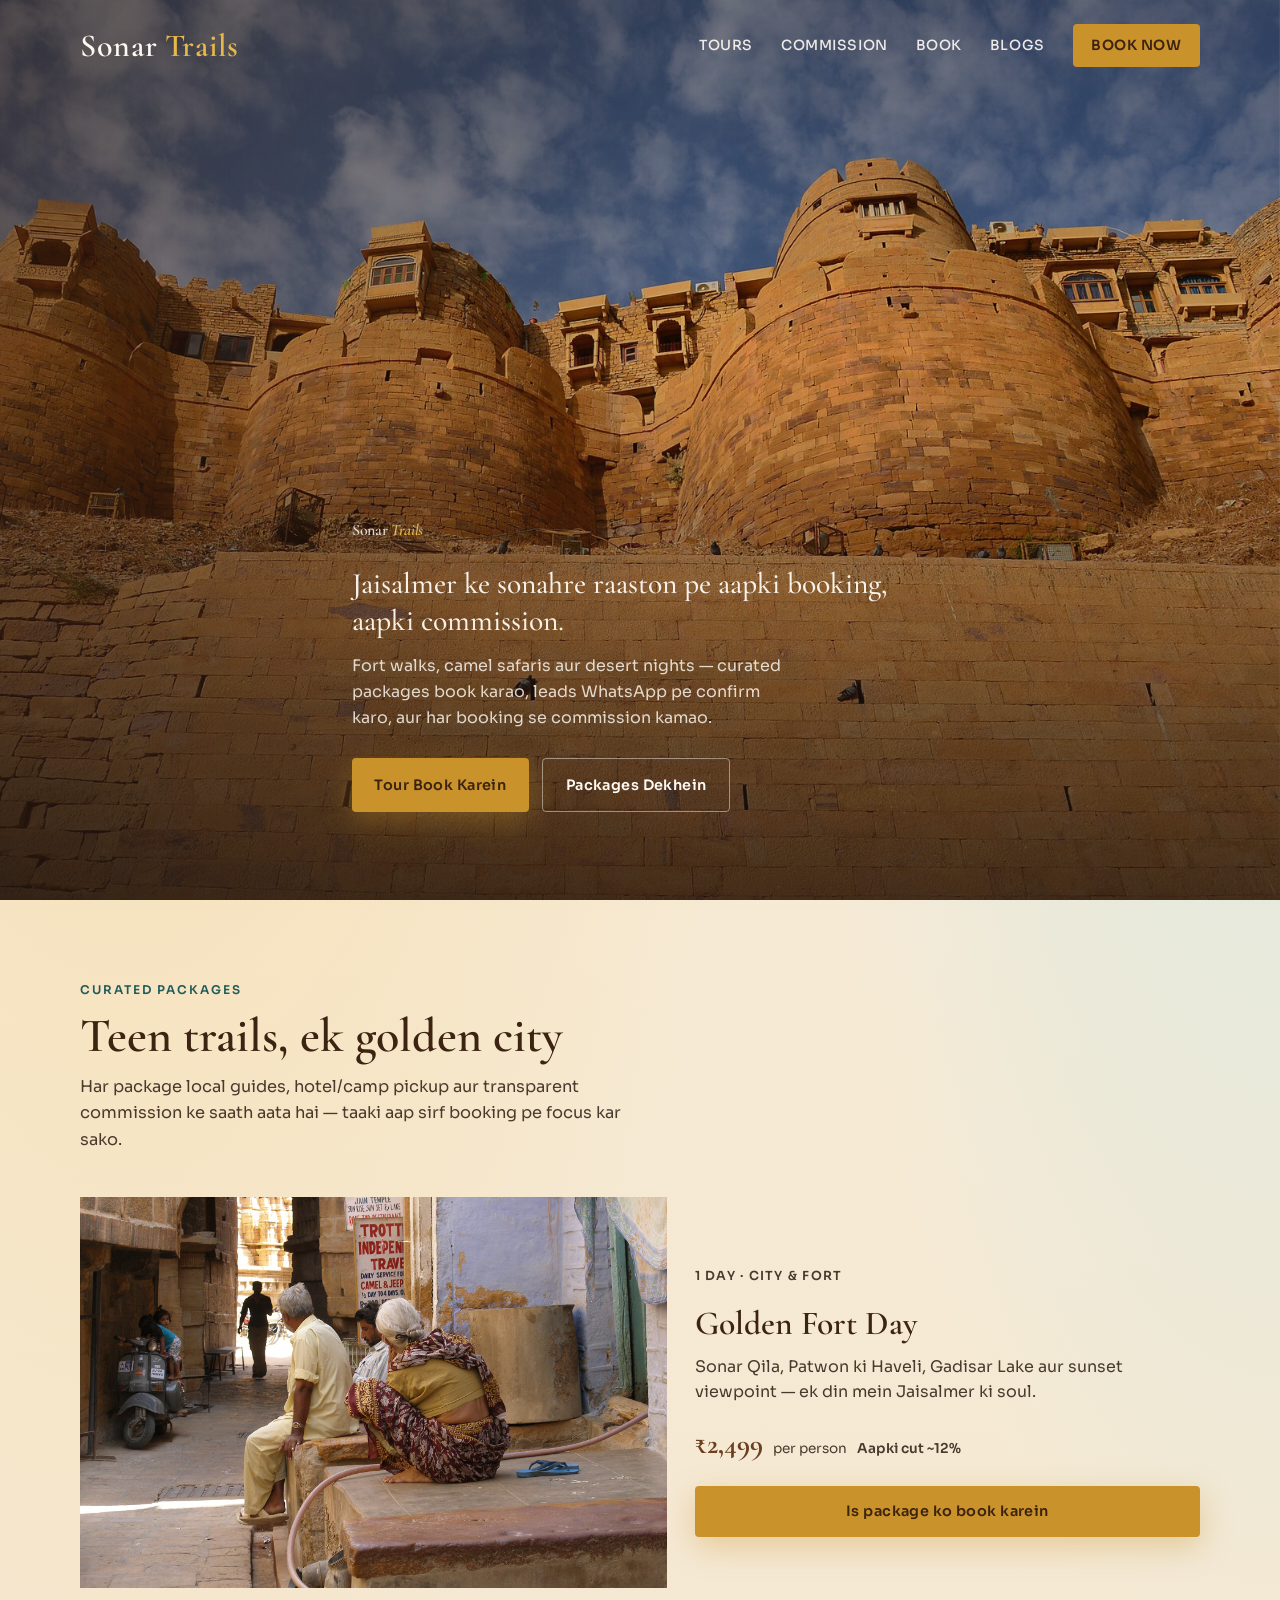
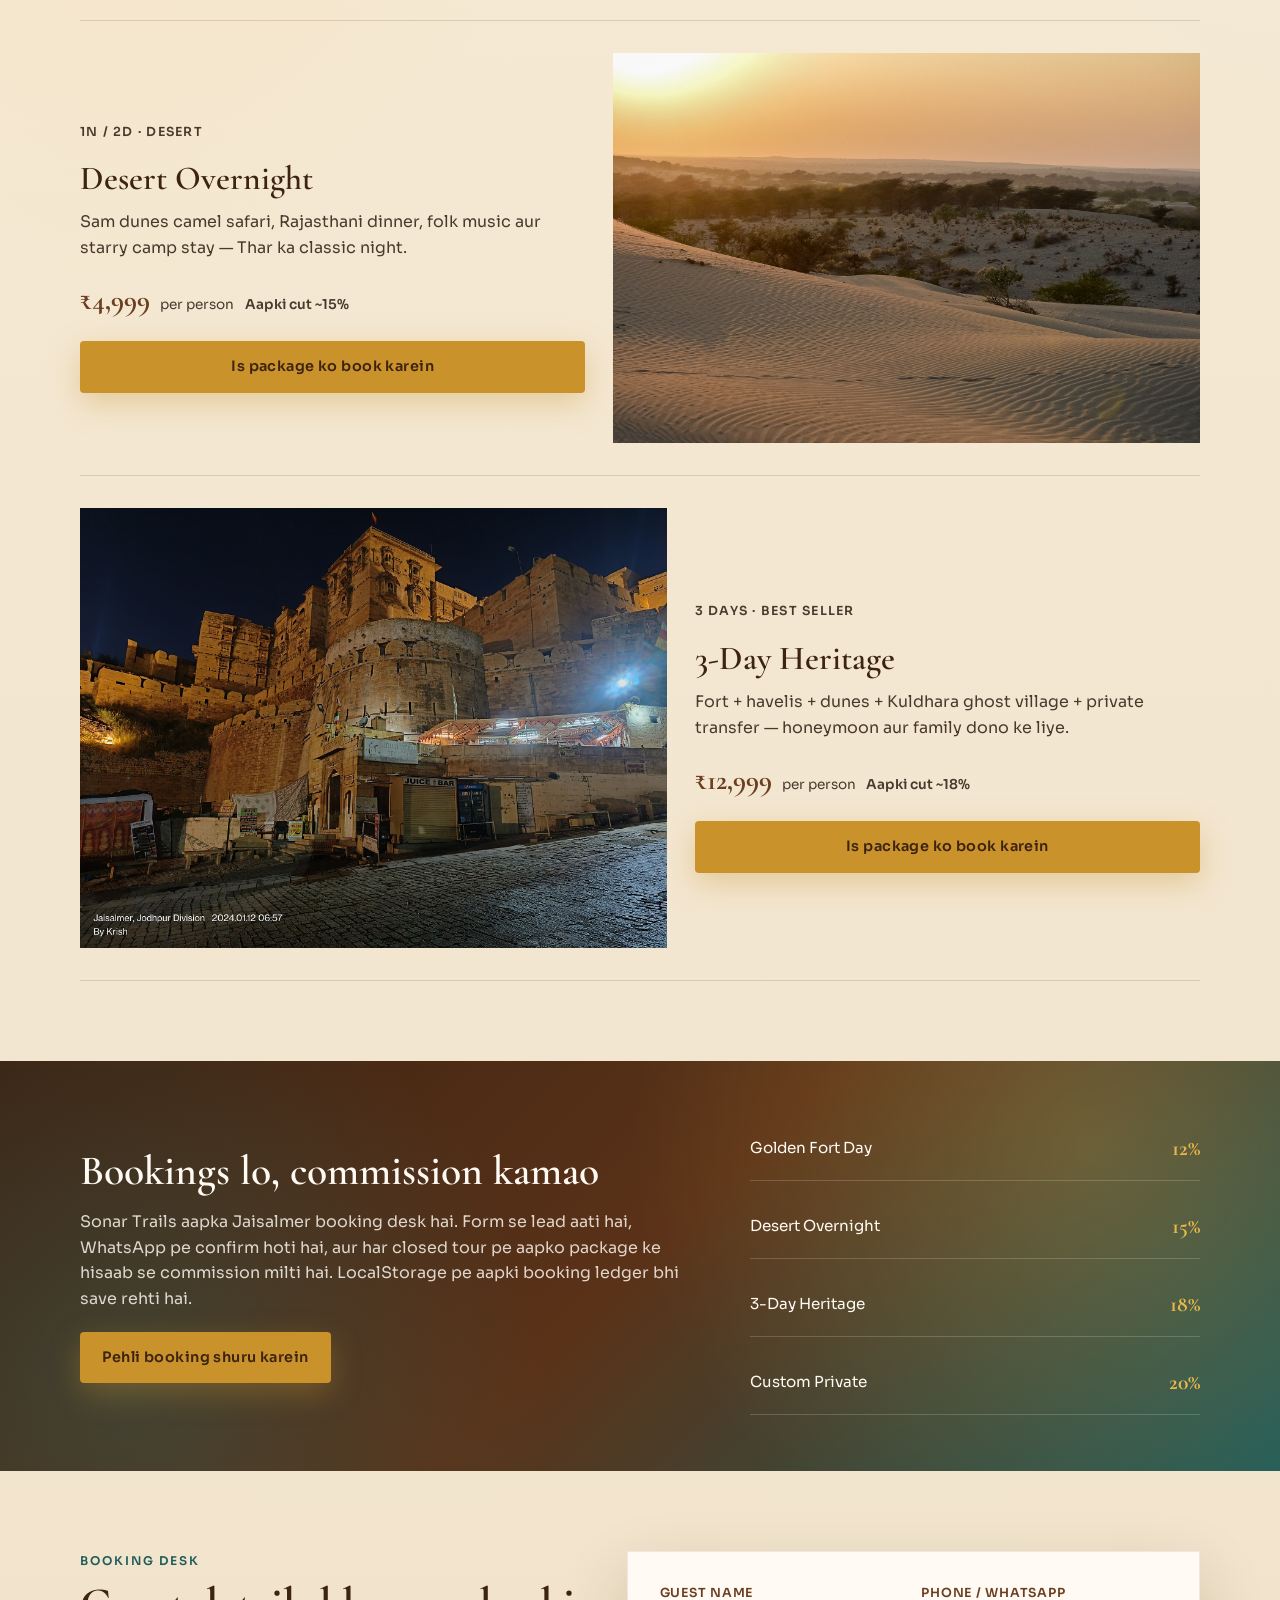
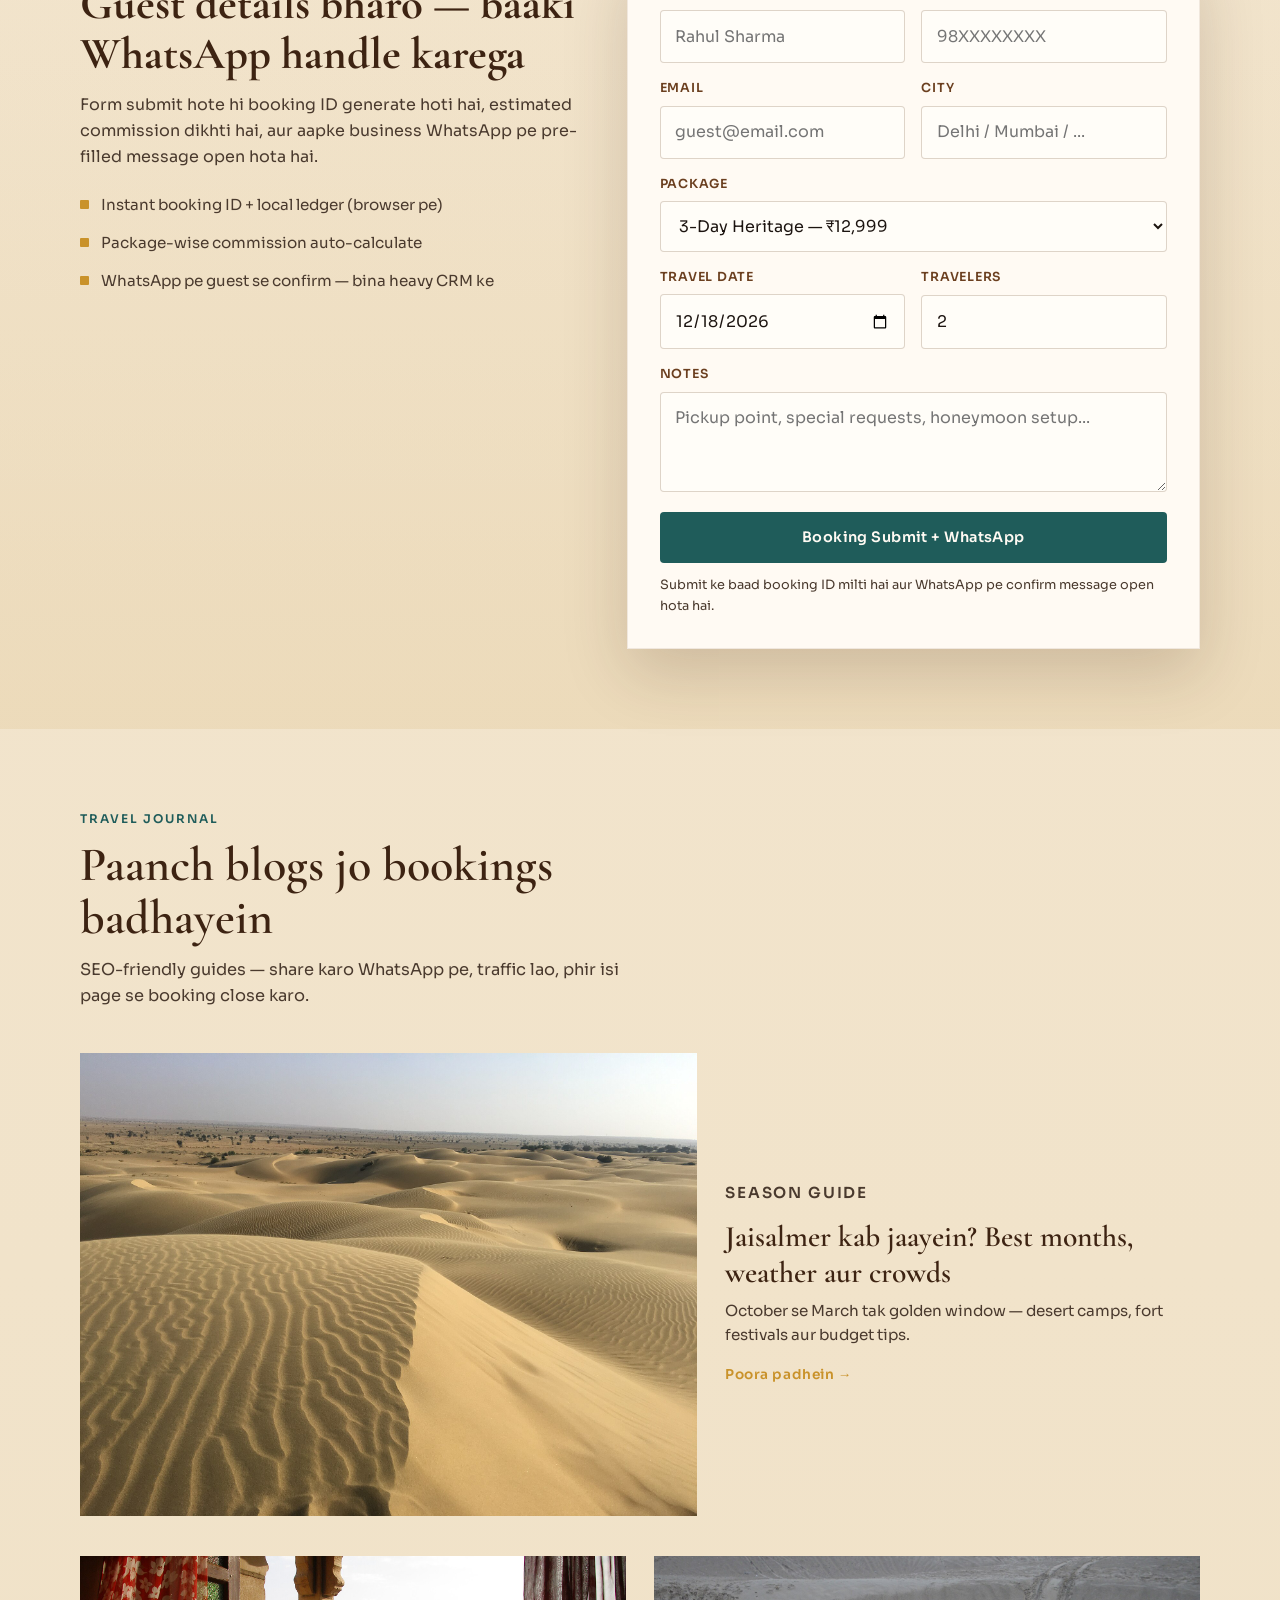
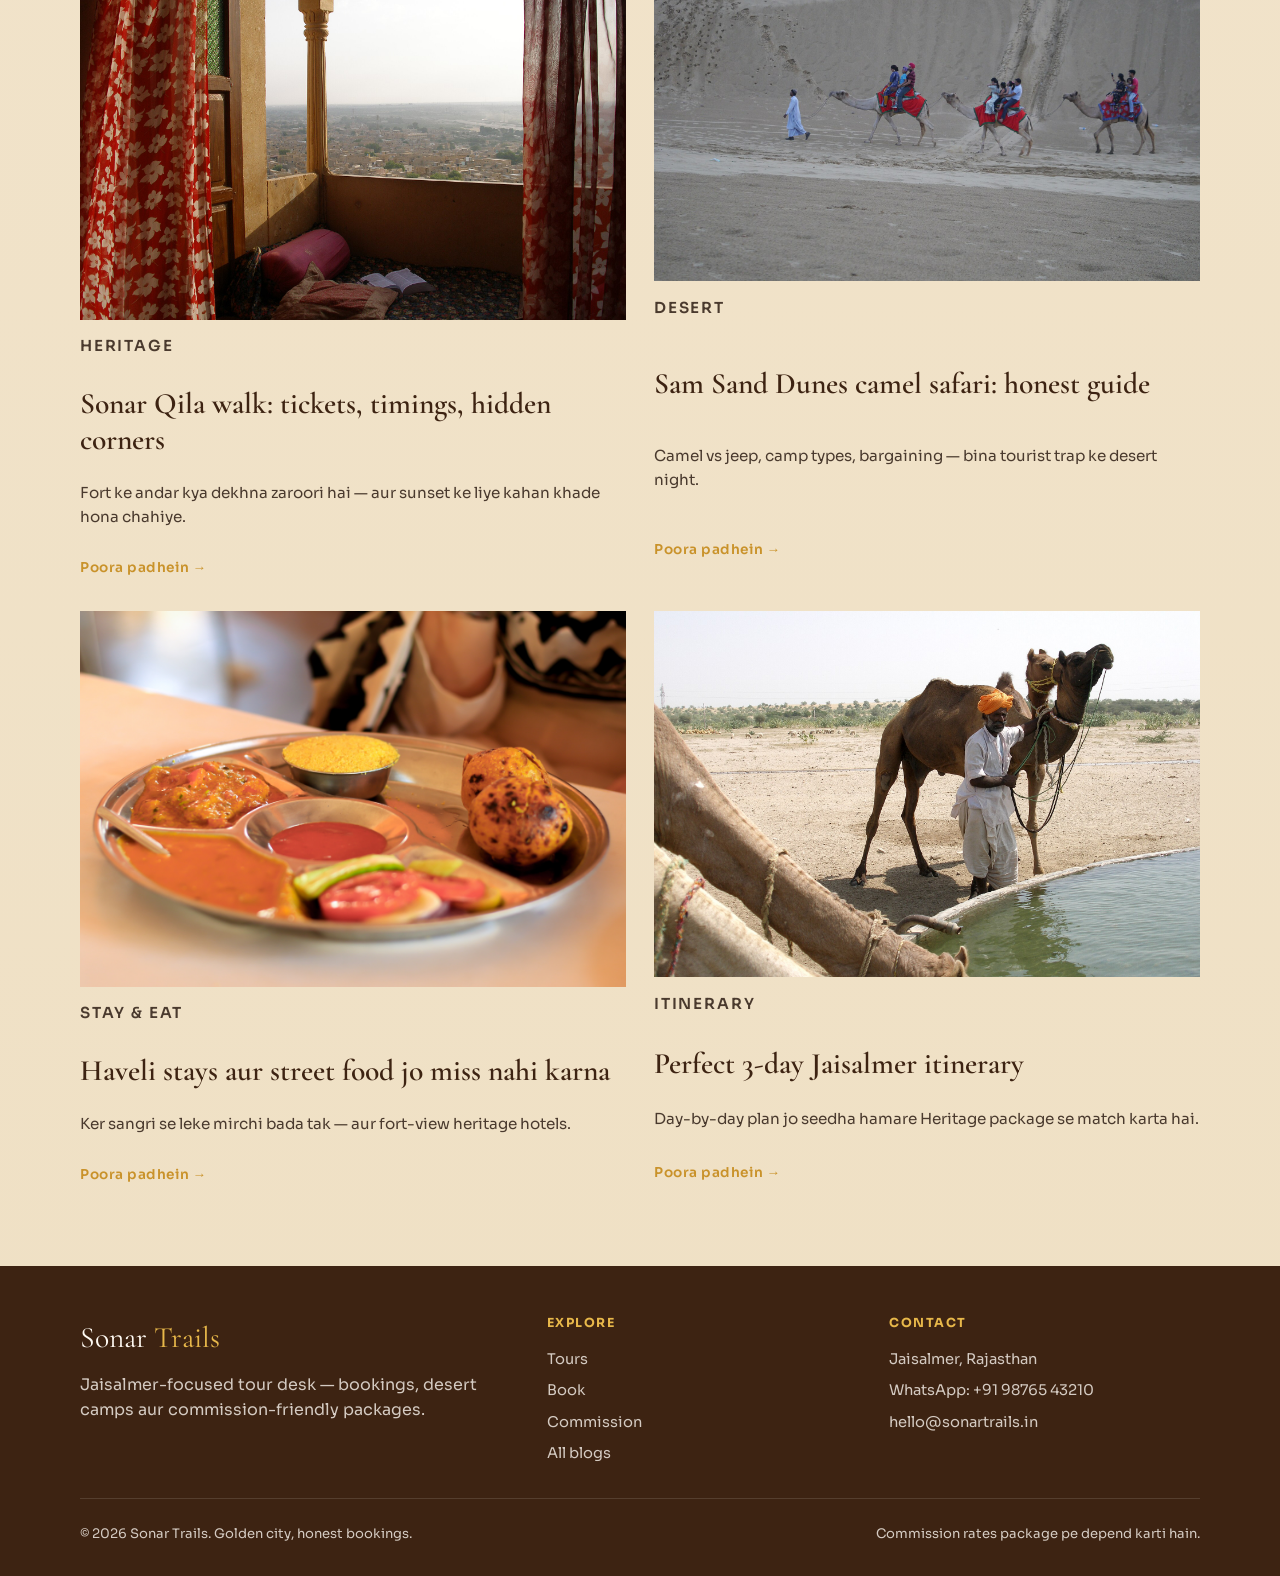
<file: index.html>
<!DOCTYPE html>
<html lang="hi">
<head>
  <meta charset="UTF-8" />
  <meta name="viewport" content="width=device-width, initial-scale=1" />
  <title>Sonar Trails — Jaisalmer Tours & Bookings</title>
  <meta name="description" content="Jaisalmer ke golden fort, sand dunes aur desert camps ke curated tours. Book karein aur Sonar Trails ke saath commission kamayein." />
  <link rel="preconnect" href="https://fonts.googleapis.com" />
  <link rel="preconnect" href="https://fonts.gstatic.com" crossorigin />
  <link href="https://fonts.googleapis.com/css2?family=Cormorant+Garamond:ital,wght@0,500;0,600;0,700;1,500&family=Sora:wght@400;500;600;700&display=swap" rel="stylesheet" />
  <link rel="stylesheet" href="css/styles.css" />
</head>
<body>
  <header class="site-header">
    <div class="container nav">
      <a class="brand" href="index.html">Sonar <span>Trails</span></a>
      <button class="nav-toggle" type="button" aria-label="Menu" aria-expanded="false">☰</button>
      <nav class="nav-links" aria-label="Primary">
        <a href="#tours">Tours</a>
        <a href="#commission">Commission</a>
        <a href="#booking">Book</a>
        <a href="#blogs">Blogs</a>
        <a class="nav-cta" href="#booking">Book Now</a>
      </nav>
    </div>
  </header>

  <section class="hero">
    <div class="hero-media" aria-hidden="true">
      <img
        src="assets/hero-fort.jpg"
        alt="Jaisalmer Golden Fort at dusk"
        width="1800"
        height="1200"
      />
    </div>
    <div class="container hero-content">
      <p class="hero-brand">Sonar <em>Trails</em></p>
      <h1>Jaisalmer ke sonahre raaston pe aapki booking, aapki commission.</h1>
      <p>Fort walks, camel safaris aur desert nights — curated packages book karao, leads WhatsApp pe confirm karo, aur har booking se commission kamao.</p>
      <div class="cta-row">
        <a class="btn btn-primary" href="#booking">Tour Book Karein</a>
        <a class="btn btn-ghost" href="#tours">Packages Dekhein</a>
      </div>
    </div>
  </section>

  <section class="section" id="tours">
    <div class="container">
      <div class="section-head">
        <span class="eyebrow">Curated packages</span>
        <h2>Teen trails, ek golden city</h2>
        <p>Har package local guides, hotel/camp pickup aur transparent commission ke saath aata hai — taaki aap sirf booking pe focus kar sako.</p>
      </div>

      <div class="tours-grid">
        <article class="tour">
          <div class="tour-visual">
            <img src="assets/tour-fort.jpg" alt="Jaisalmer fort lanes" width="1000" height="700" />
          </div>
          <div class="tour-body">
            <p class="tour-meta">1 Day · City & Fort</p>
            <h3>Golden Fort Day</h3>
            <p>Sonar Qila, Patwon ki Haveli, Gadisar Lake aur sunset viewpoint — ek din mein Jaisalmer ki soul.</p>
            <div class="tour-price">
              <strong>₹2,499</strong>
              <span>per person</span>
              <span class="commission-tag">Aapki cut ~12%</span>
            </div>
            <a class="btn btn-primary" href="#booking?package=Golden%20Fort%20Day" onclick="document.getElementById('package').value='Golden Fort Day'">Is package ko book karein</a>
          </div>
        </article>

        <article class="tour">
          <div class="tour-visual">
            <img src="assets/tour-dunes.jpg" alt="Thar desert sand dunes" width="1000" height="700" />
          </div>
          <div class="tour-body">
            <p class="tour-meta">1N / 2D · Desert</p>
            <h3>Desert Overnight</h3>
            <p>Sam dunes camel safari, Rajasthani dinner, folk music aur starry camp stay — Thar ka classic night.</p>
            <div class="tour-price">
              <strong>₹4,999</strong>
              <span>per person</span>
              <span class="commission-tag">Aapki cut ~15%</span>
            </div>
            <a class="btn btn-primary" href="#booking" onclick="document.getElementById('package').value='Desert Overnight'">Is package ko book karein</a>
          </div>
        </article>

        <article class="tour">
          <div class="tour-visual">
            <img src="assets/tour-heritage.jpg" alt="Rajasthan heritage architecture" width="1000" height="700" />
          </div>
          <div class="tour-body">
            <p class="tour-meta">3 Days · Best seller</p>
            <h3>3-Day Heritage</h3>
            <p>Fort + havelis + dunes + Kuldhara ghost village + private transfer — honeymoon aur family dono ke liye.</p>
            <div class="tour-price">
              <strong>₹12,999</strong>
              <span>per person</span>
              <span class="commission-tag">Aapki cut ~18%</span>
            </div>
            <a class="btn btn-primary" href="#booking" onclick="document.getElementById('package').value='3-Day Heritage'">Is package ko book karein</a>
          </div>
        </article>
      </div>
    </div>
  </section>

  <section class="commission" id="commission">
    <div class="container">
      <div>
        <h2>Bookings lo, commission kamao</h2>
        <p>Sonar Trails aapka Jaisalmer booking desk hai. Form se lead aati hai, WhatsApp pe confirm hoti hai, aur har closed tour pe aapko package ke hisaab se commission milti hai. LocalStorage pe aapki booking ledger bhi save rehti hai.</p>
        <a class="btn btn-primary" href="#booking">Pehli booking shuru karein</a>
      </div>
      <div class="rate-list" aria-label="Commission rates">
        <div class="rate-item"><span>Golden Fort Day</span><strong>12%</strong></div>
        <div class="rate-item"><span>Desert Overnight</span><strong>15%</strong></div>
        <div class="rate-item"><span>3-Day Heritage</span><strong>18%</strong></div>
        <div class="rate-item"><span>Custom Private</span><strong>20%</strong></div>
      </div>
    </div>
  </section>

  <section class="section booking" id="booking">
    <div class="container booking-layout">
      <div class="booking-copy">
        <span class="eyebrow" style="color:var(--teal);font-size:0.75rem;font-weight:600;letter-spacing:0.16em;text-transform:uppercase;display:block;margin-bottom:0.65rem;">Booking desk</span>
        <h2>Guest details bharo — baaki WhatsApp handle karega</h2>
        <p>Form submit hote hi booking ID generate hoti hai, estimated commission dikhti hai, aur aapke business WhatsApp pe pre-filled message open hota hai.</p>
        <ul class="booking-points">
          <li>Instant booking ID + local ledger (browser pe)</li>
          <li>Package-wise commission auto-calculate</li>
          <li>WhatsApp pe guest se confirm — bina heavy CRM ke</li>
        </ul>
      </div>

      <form class="booking-form" id="booking-form" data-whatsapp="919876543210">
        <div class="form-grid">
          <div class="field">
            <label for="name">Guest name</label>
            <input id="name" name="name" type="text" required placeholder="Rahul Sharma" autocomplete="name" />
          </div>
          <div class="field">
            <label for="phone">Phone / WhatsApp</label>
            <input id="phone" name="phone" type="tel" required placeholder="98XXXXXXXX" autocomplete="tel" />
          </div>
          <div class="field">
            <label for="email">Email</label>
            <input id="email" name="email" type="email" placeholder="guest@email.com" autocomplete="email" />
          </div>
          <div class="field">
            <label for="city">City</label>
            <input id="city" name="city" type="text" placeholder="Delhi / Mumbai / ..." />
          </div>
          <div class="field full">
            <label for="package">Package</label>
            <select id="package" name="package" required>
              <option value="Golden Fort Day">Golden Fort Day — ₹2,499</option>
              <option value="Desert Overnight">Desert Overnight — ₹4,999</option>
              <option value="3-Day Heritage" selected>3-Day Heritage — ₹12,999</option>
              <option value="Custom Private">Custom Private — Quote</option>
            </select>
          </div>
          <div class="field">
            <label for="date">Travel date</label>
            <input id="date" name="date" type="date" required min="" />
          </div>
          <div class="field">
            <label for="travelers">Travelers</label>
            <input id="travelers" name="travelers" type="number" min="1" max="20" value="2" required />
          </div>
          <div class="field full">
            <label for="notes">Notes</label>
            <textarea id="notes" name="notes" placeholder="Pickup point, special requests, honeymoon setup..."></textarea>
          </div>
        </div>
        <div class="form-actions">
          <button class="btn btn-teal" type="submit">Booking Submit + WhatsApp</button>
          <p class="form-note">Submit ke baad booking ID milti hai aur WhatsApp pe confirm message open hota hai.</p>
        </div>
        <div class="form-success" id="form-success" role="status"></div>
      </form>
    </div>
  </section>

  <section class="section" id="blogs">
    <div class="container">
      <div class="section-head">
        <span class="eyebrow">Travel journal</span>
        <h2>Paanch blogs jo bookings badhayein</h2>
        <p>SEO-friendly guides — share karo WhatsApp pe, traffic lao, phir isi page se booking close karo.</p>
      </div>

      <div class="blogs-grid">
        <article class="blog-feature">
          <div class="blog-visual">
            <a href="blogs/best-time-to-visit-jaisalmer.html">
              <img src="assets/blog-season.jpg" alt="Jaisalmer in golden light" width="1200" height="800" />
            </a>
          </div>
          <div>
            <p class="blog-tag">Season guide</p>
            <h3><a href="blogs/best-time-to-visit-jaisalmer.html">Jaisalmer kab jaayein? Best months, weather aur crowds</a></h3>
            <p>October se March tak golden window — desert camps, fort festivals aur budget tips.</p>
            <a class="read-link" href="blogs/best-time-to-visit-jaisalmer.html">Poora padhein →</a>
          </div>
        </article>

        <article class="blog-item">
          <div class="blog-visual">
            <a href="blogs/sonar-qila-guide.html">
              <img src="assets/blog-fort.jpg" alt="Inside Golden Fort" width="800" height="560" />
            </a>
          </div>
          <p class="blog-tag">Heritage</p>
          <h3><a href="blogs/sonar-qila-guide.html">Sonar Qila walk: tickets, timings, hidden corners</a></h3>
          <p>Fort ke andar kya dekhna zaroori hai — aur sunset ke liye kahan khade hona chahiye.</p>
          <a class="read-link" href="blogs/sonar-qila-guide.html">Poora padhein →</a>
        </article>

        <article class="blog-item">
          <div class="blog-visual">
            <a href="blogs/sam-sand-dunes-safari.html">
              <img src="assets/blog-safari.jpg" alt="Camel safari on dunes" width="800" height="560" />
            </a>
          </div>
          <p class="blog-tag">Desert</p>
          <h3><a href="blogs/sam-sand-dunes-safari.html">Sam Sand Dunes camel safari: honest guide</a></h3>
          <p>Camel vs jeep, camp types, bargaining — bina tourist trap ke desert night.</p>
          <a class="read-link" href="blogs/sam-sand-dunes-safari.html">Poora padhein →</a>
        </article>

        <article class="blog-item">
          <div class="blog-visual">
            <a href="blogs/jaisalmer-food-havelis.html">
              <img src="assets/blog-food.jpg" alt="Rajasthani thali" width="800" height="560" />
            </a>
          </div>
          <p class="blog-tag">Stay & eat</p>
          <h3><a href="blogs/jaisalmer-food-havelis.html">Haveli stays aur street food jo miss nahi karna</a></h3>
          <p>Ker sangri se leke mirchi bada tak — aur fort-view heritage hotels.</p>
          <a class="read-link" href="blogs/jaisalmer-food-havelis.html">Poora padhein →</a>
        </article>

        <article class="blog-item">
          <div class="blog-visual">
            <a href="blogs/3-day-jaisalmer-itinerary.html">
              <img src="assets/blog-itinerary.jpg" alt="Desert road itinerary" width="800" height="560" />
            </a>
          </div>
          <p class="blog-tag">Itinerary</p>
          <h3><a href="blogs/3-day-jaisalmer-itinerary.html">Perfect 3-day Jaisalmer itinerary</a></h3>
          <p>Day-by-day plan jo seedha hamare Heritage package se match karta hai.</p>
          <a class="read-link" href="blogs/3-day-jaisalmer-itinerary.html">Poora padhein →</a>
        </article>
      </div>
    </div>
  </section>

  <footer class="site-footer">
    <div class="container">
      <div class="footer-grid">
        <div>
          <p class="footer-brand">Sonar <span>Trails</span></p>
          <p>Jaisalmer-focused tour desk — bookings, desert camps aur commission-friendly packages.</p>
        </div>
        <div>
          <h4>Explore</h4>
          <ul class="footer-links">
            <li><a href="#tours">Tours</a></li>
            <li><a href="#booking">Book</a></li>
            <li><a href="#commission">Commission</a></li>
            <li><a href="blogs/index.html">All blogs</a></li>
          </ul>
        </div>
        <div>
          <h4>Contact</h4>
          <ul class="footer-links">
            <li>Jaisalmer, Rajasthan</li>
            <li>WhatsApp: +91 98765 43210</li>
            <li>hello@sonartrails.in</li>
          </ul>
        </div>
      </div>
      <div class="footer-bottom">
        <span>© 2026 Sonar Trails. Golden city, honest bookings.</span>
        <span>Commission rates package pe depend karti hain.</span>
      </div>
    </div>
  </footer>

  <script src="js/main.js"></script>
</body>
</html>
</file>
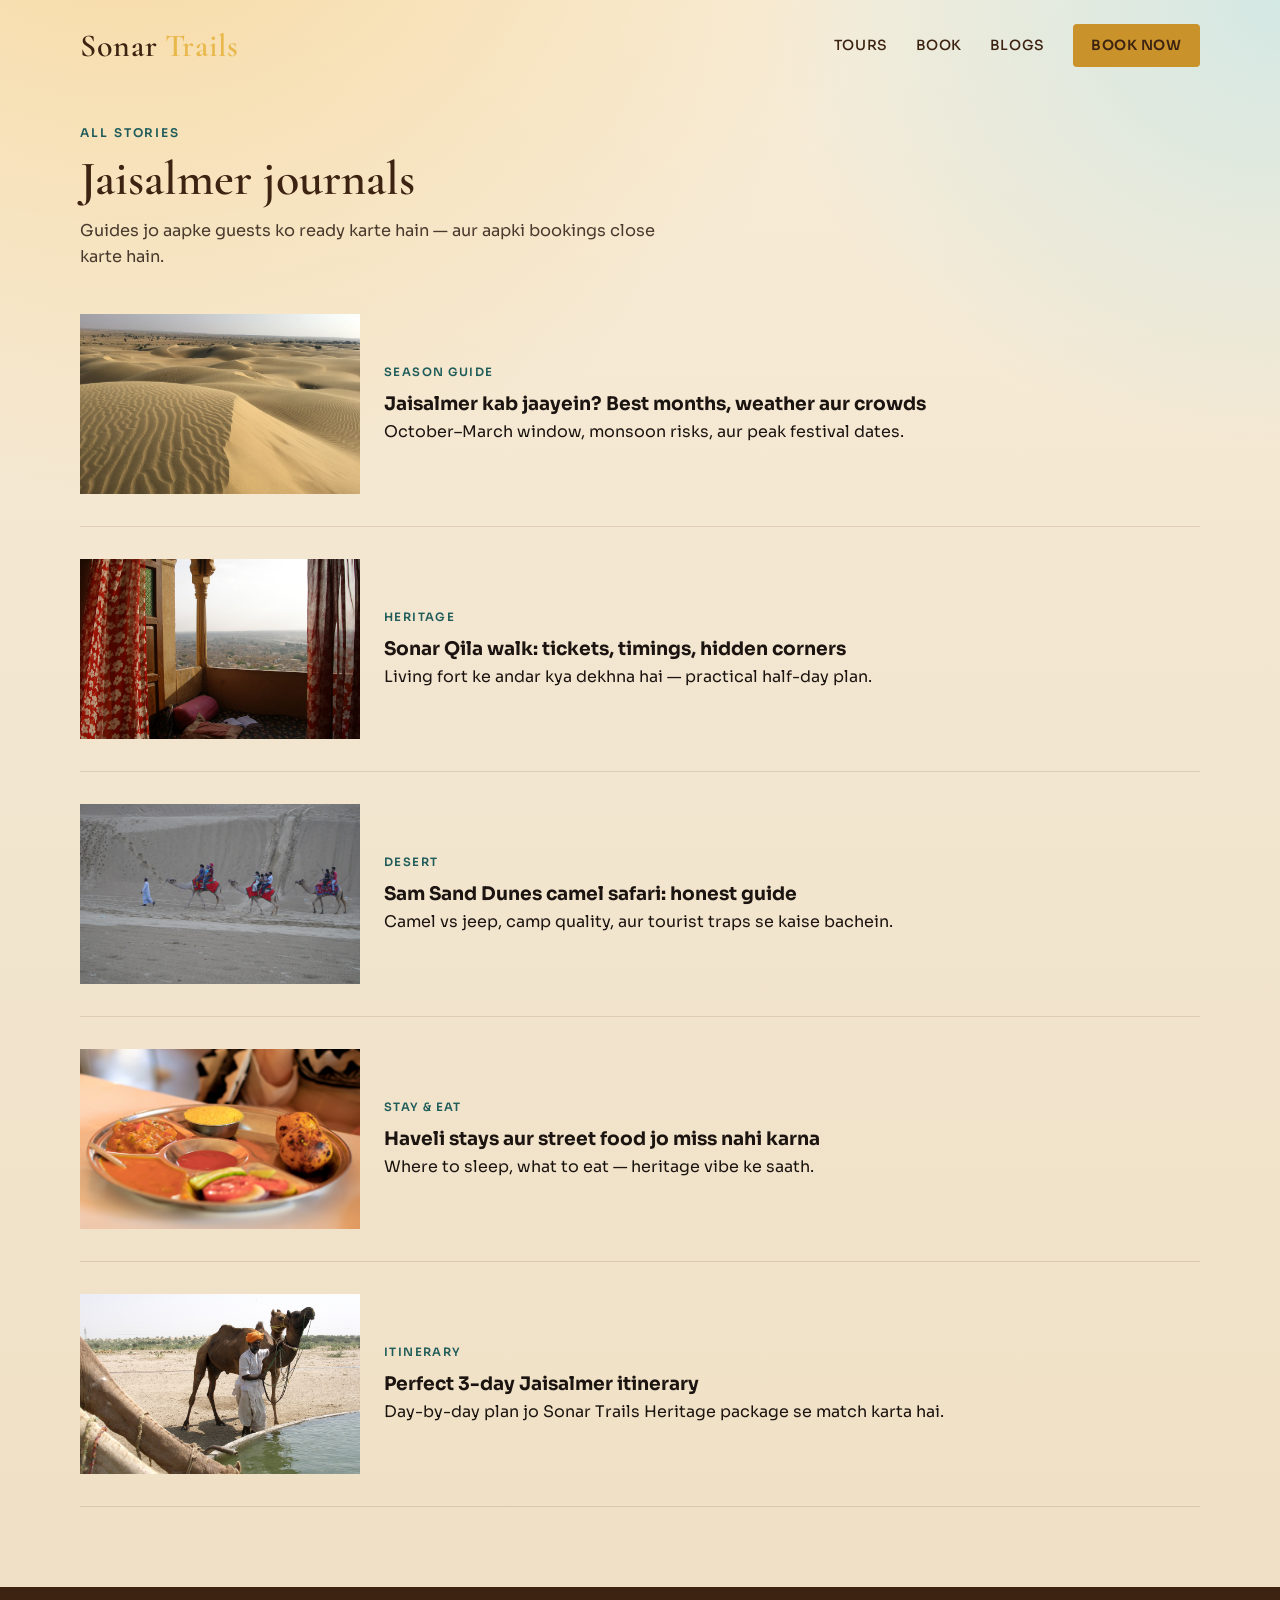
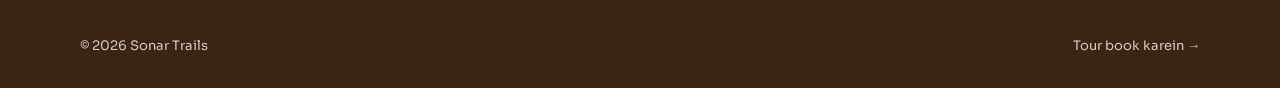
<file: blogs/index.html>
<!DOCTYPE html>
<html lang="hi">
<head>
  <meta charset="UTF-8" />
  <meta name="viewport" content="width=device-width, initial-scale=1" />
  <title>Jaisalmer Travel Blogs — Sonar Trails</title>
  <meta name="description" content="Jaisalmer travel guides: best time to visit, Golden Fort, Sam dunes, food, havelis aur 3-day itinerary." />
  <link rel="preconnect" href="https://fonts.googleapis.com" />
  <link rel="preconnect" href="https://fonts.gstatic.com" crossorigin />
  <link href="https://fonts.googleapis.com/css2?family=Cormorant+Garamond:ital,wght@0,500;0,600;0,700;1,500&family=Sora:wght@400;500;600;700&display=swap" rel="stylesheet" />
  <link rel="stylesheet" href="../css/styles.css" />
</head>
<body>
  <header class="inner-header">
    <div class="container nav">
      <a class="brand" href="../index.html">Sonar <span>Trails</span></a>
      <button class="nav-toggle" type="button" aria-label="Menu" aria-expanded="false">☰</button>
      <nav class="nav-links" aria-label="Primary">
        <a href="../index.html#tours">Tours</a>
        <a href="../index.html#booking">Book</a>
        <a href="index.html">Blogs</a>
        <a class="nav-cta" href="../index.html#booking">Book Now</a>
      </nav>
    </div>
  </header>

  <section class="section" style="padding-top:2rem">
    <div class="container">
      <div class="section-head">
        <span class="eyebrow">All stories</span>
        <h2>Jaisalmer journals</h2>
        <p>Guides jo aapke guests ko ready karte hain — aur aapki bookings close karte hain.</p>
      </div>

      <div class="blog-index-list">
        <article class="blog-index-item">
          <a href="best-time-to-visit-jaisalmer.html"><img src="../assets/blog-season.jpg" alt="Best time Jaisalmer" /></a>
          <div>
            <p class="blog-tag">Season guide</p>
            <h3><a href="best-time-to-visit-jaisalmer.html">Jaisalmer kab jaayein? Best months, weather aur crowds</a></h3>
            <p>October–March window, monsoon risks, aur peak festival dates.</p>
          </div>
        </article>
        <article class="blog-index-item">
          <a href="sonar-qila-guide.html"><img src="../assets/blog-fort.jpg" alt="Sonar Qila" /></a>
          <div>
            <p class="blog-tag">Heritage</p>
            <h3><a href="sonar-qila-guide.html">Sonar Qila walk: tickets, timings, hidden corners</a></h3>
            <p>Living fort ke andar kya dekhna hai — practical half-day plan.</p>
          </div>
        </article>
        <article class="blog-index-item">
          <a href="sam-sand-dunes-safari.html"><img src="../assets/blog-safari.jpg" alt="Sam dunes" /></a>
          <div>
            <p class="blog-tag">Desert</p>
            <h3><a href="sam-sand-dunes-safari.html">Sam Sand Dunes camel safari: honest guide</a></h3>
            <p>Camel vs jeep, camp quality, aur tourist traps se kaise bachein.</p>
          </div>
        </article>
        <article class="blog-index-item">
          <a href="jaisalmer-food-havelis.html"><img src="../assets/blog-food.jpg" alt="Rajasthani food" /></a>
          <div>
            <p class="blog-tag">Stay & eat</p>
            <h3><a href="jaisalmer-food-havelis.html">Haveli stays aur street food jo miss nahi karna</a></h3>
            <p>Where to sleep, what to eat — heritage vibe ke saath.</p>
          </div>
        </article>
        <article class="blog-index-item">
          <a href="3-day-jaisalmer-itinerary.html"><img src="../assets/blog-itinerary.jpg" alt="Itinerary" /></a>
          <div>
            <p class="blog-tag">Itinerary</p>
            <h3><a href="3-day-jaisalmer-itinerary.html">Perfect 3-day Jaisalmer itinerary</a></h3>
            <p>Day-by-day plan jo Sonar Trails Heritage package se match karta hai.</p>
          </div>
        </article>
      </div>
    </div>
  </section>

  <footer class="site-footer">
    <div class="container footer-bottom" style="border:0;padding:0">
      <span>© 2026 Sonar Trails</span>
      <a href="../index.html#booking">Tour book karein →</a>
    </div>
  </footer>
  <script src="../js/main.js"></script>
</body>
</html>
</file>
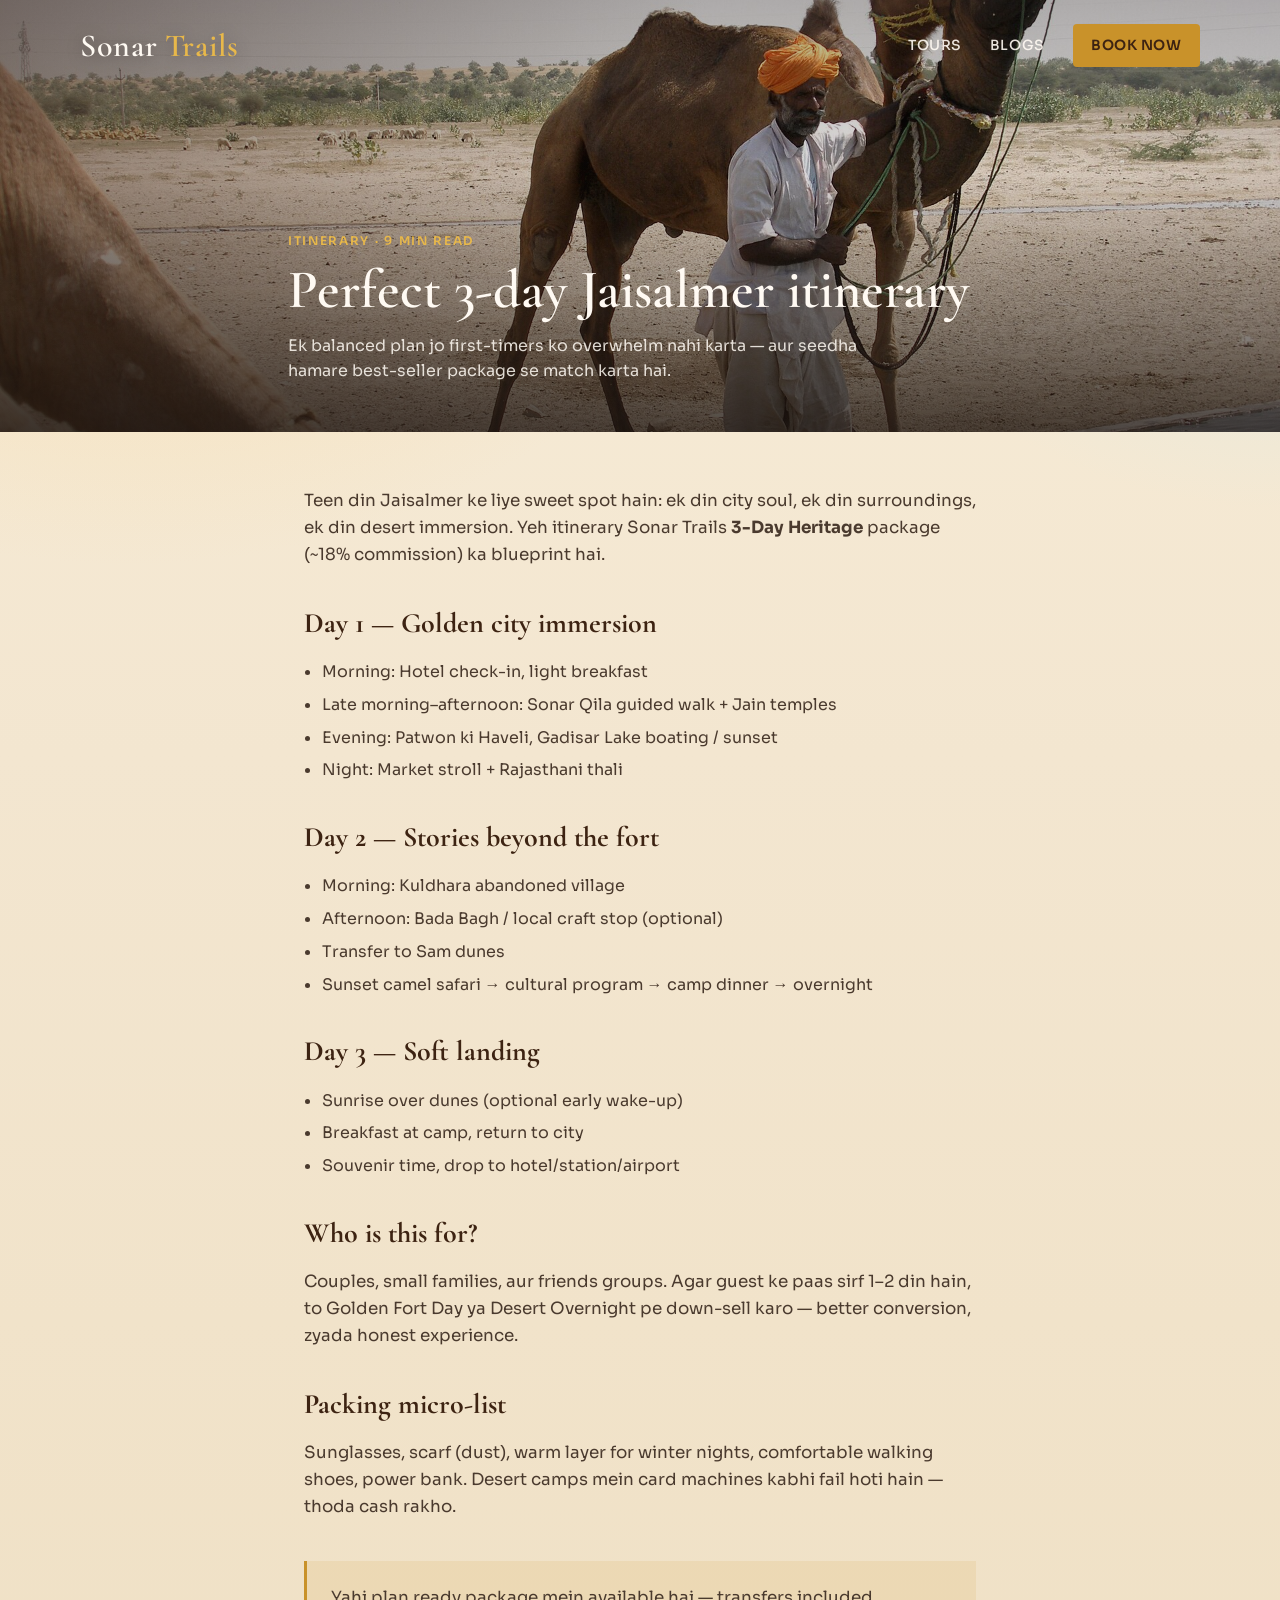
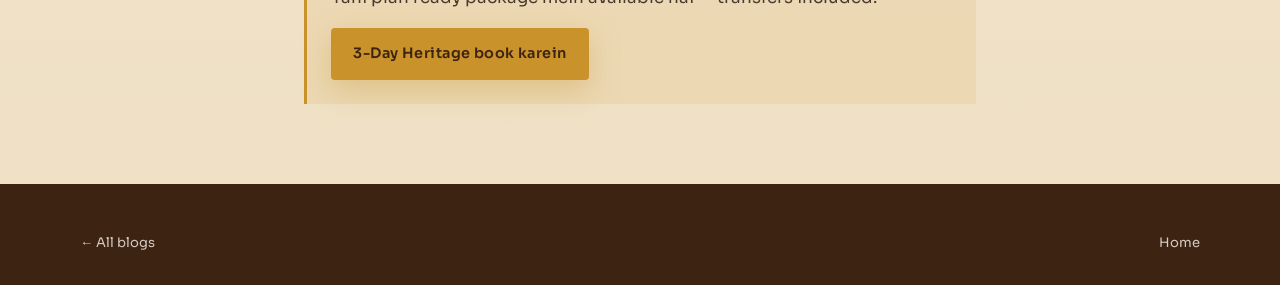
<file: blogs/3-day-jaisalmer-itinerary.html>
<!DOCTYPE html>
<html lang="hi">
<head>
  <meta charset="UTF-8" />
  <meta name="viewport" content="width=device-width, initial-scale=1" />
  <title>Perfect 3-day Jaisalmer itinerary — Sonar Trails</title>
  <meta name="description" content="Day-by-day 3-day Jaisalmer itinerary: fort, havelis, Kuldhara, Sam dunes overnight — Sonar Trails Heritage plan." />
  <link rel="preconnect" href="https://fonts.googleapis.com" />
  <link rel="preconnect" href="https://fonts.gstatic.com" crossorigin />
  <link href="https://fonts.googleapis.com/css2?family=Cormorant+Garamond:ital,wght@0,500;0,600;0,700;1,500&family=Sora:wght@400;500;600;700&display=swap" rel="stylesheet" />
  <link rel="stylesheet" href="../css/styles.css" />
</head>
<body>
  <header class="site-header">
    <div class="container nav">
      <a class="brand" href="../index.html">Sonar <span>Trails</span></a>
      <button class="nav-toggle" type="button" aria-label="Menu" aria-expanded="false">☰</button>
      <nav class="nav-links">
        <a href="../index.html#tours">Tours</a>
        <a href="index.html">Blogs</a>
        <a class="nav-cta" href="../index.html#booking">Book Now</a>
      </nav>
    </div>
  </header>

  <section class="page-hero">
    <div class="hero-media" aria-hidden="true">
      <img src="../assets/blog-itinerary.jpg" alt="Jaisalmer journey" />
    </div>
    <div class="container page-hero-content">
      <span class="eyebrow">Itinerary · 9 min read</span>
      <h1>Perfect 3-day Jaisalmer itinerary</h1>
      <p>Ek balanced plan jo first-timers ko overwhelm nahi karta — aur seedha hamare best-seller package se match karta hai.</p>
    </div>
  </section>

  <article class="article">
    <div class="container article-body">
      <p>Teen din Jaisalmer ke liye sweet spot hain: ek din city soul, ek din surroundings, ek din desert immersion. Yeh itinerary Sonar Trails <strong>3-Day Heritage</strong> package (~18% commission) ka blueprint hai.</p>

      <h2>Day 1 — Golden city immersion</h2>
      <ul>
        <li>Morning: Hotel check-in, light breakfast</li>
        <li>Late morning–afternoon: Sonar Qila guided walk + Jain temples</li>
        <li>Evening: Patwon ki Haveli, Gadisar Lake boating / sunset</li>
        <li>Night: Market stroll + Rajasthani thali</li>
      </ul>

      <h2>Day 2 — Stories beyond the fort</h2>
      <ul>
        <li>Morning: Kuldhara abandoned village</li>
        <li>Afternoon: Bada Bagh / local craft stop (optional)</li>
        <li>Transfer to Sam dunes</li>
        <li>Sunset camel safari → cultural program → camp dinner → overnight</li>
      </ul>

      <h2>Day 3 — Soft landing</h2>
      <ul>
        <li>Sunrise over dunes (optional early wake-up)</li>
        <li>Breakfast at camp, return to city</li>
        <li>Souvenir time, drop to hotel/station/airport</li>
      </ul>

      <h2>Who is this for?</h2>
      <p>Couples, small families, aur friends groups. Agar guest ke paas sirf 1–2 din hain, to Golden Fort Day ya Desert Overnight pe down-sell karo — better conversion, zyada honest experience.</p>

      <h2>Packing micro-list</h2>
      <p>Sunglasses, scarf (dust), warm layer for winter nights, comfortable walking shoes, power bank. Desert camps mein card machines kabhi fail hoti hain — thoda cash rakho.</p>

      <div class="article-cta">
        <p>Yahi plan ready package mein available hai — transfers included.</p>
        <a class="btn btn-primary" href="../index.html#booking">3-Day Heritage book karein</a>
      </div>
    </div>
  </article>

  <footer class="site-footer">
    <div class="container footer-bottom" style="border:0;padding:0">
      <a href="index.html">← All blogs</a>
      <a href="../index.html">Home</a>
    </div>
  </footer>
  <script src="../js/main.js"></script>
</body>
</html>
</file>
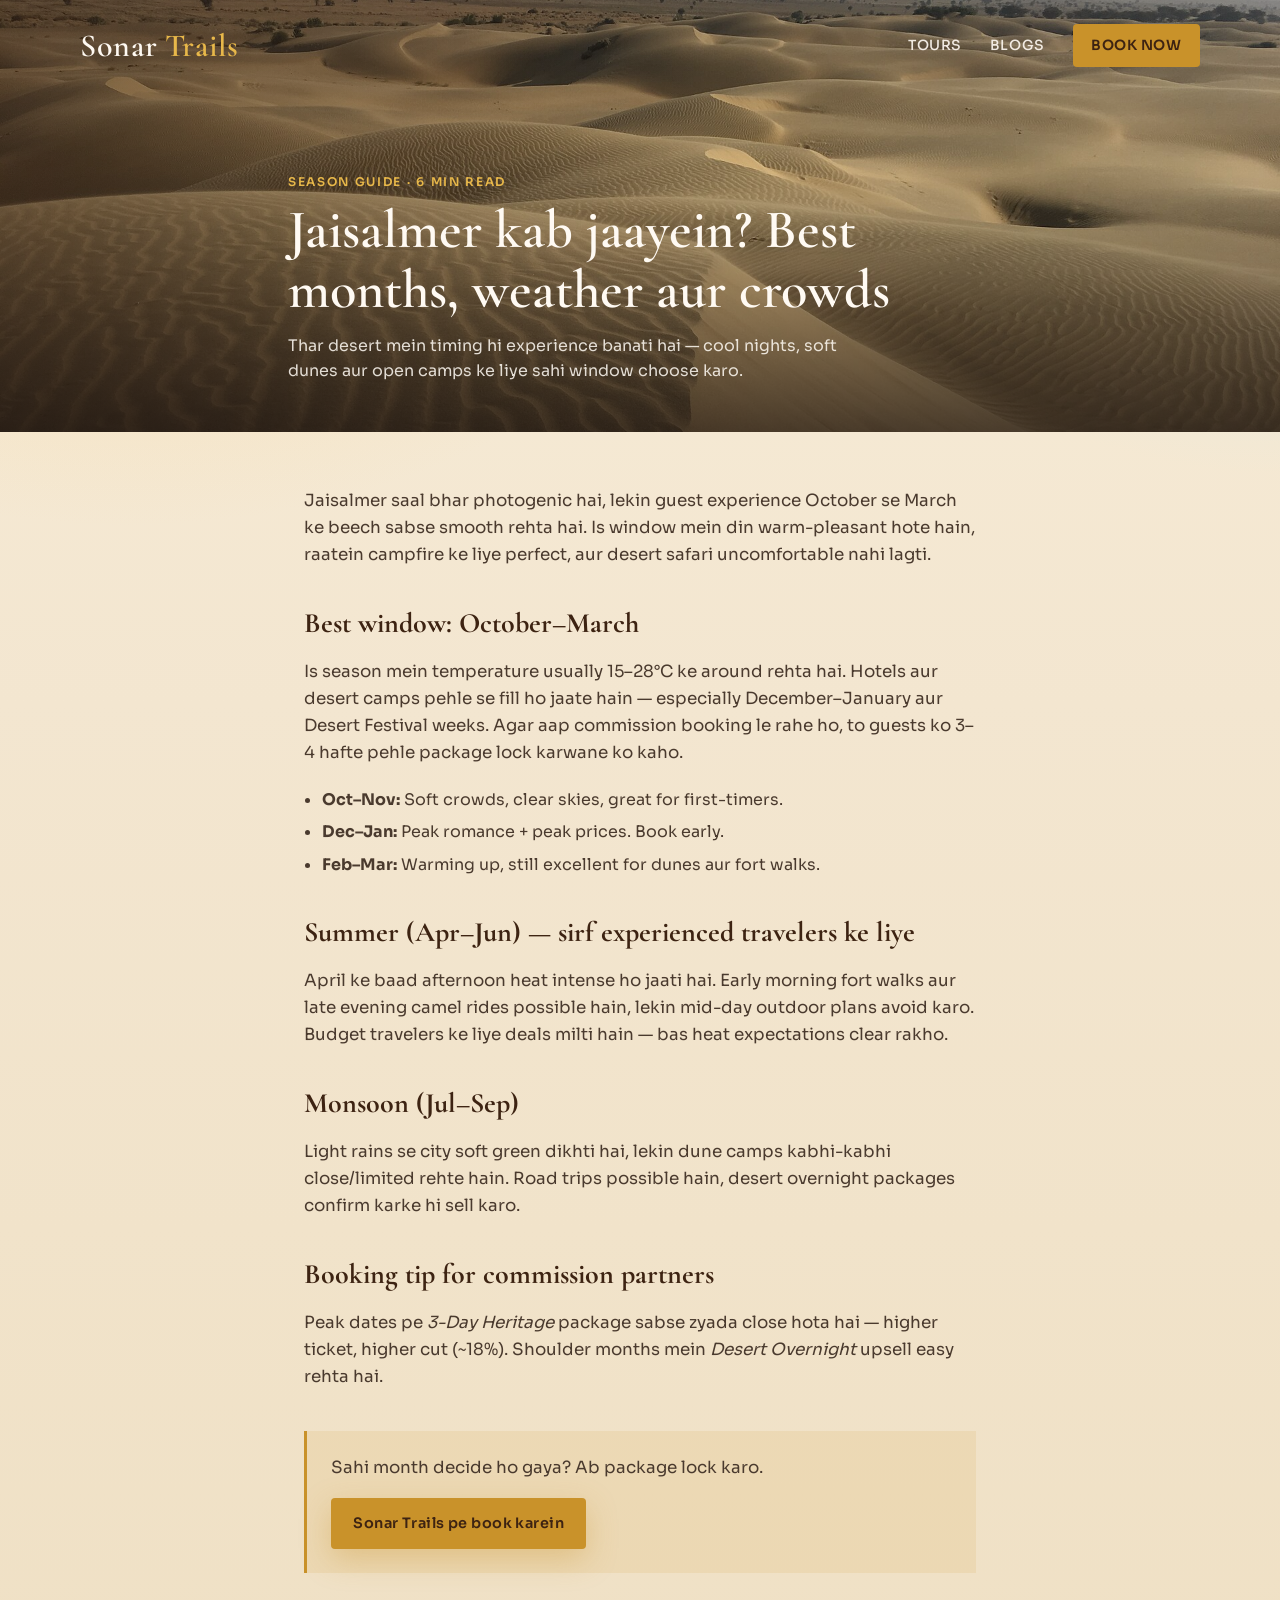
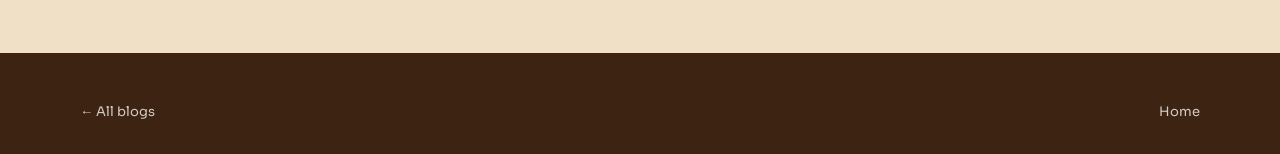
<file: blogs/best-time-to-visit-jaisalmer.html>
<!DOCTYPE html>
<html lang="hi">
<head>
  <meta charset="UTF-8" />
  <meta name="viewport" content="width=device-width, initial-scale=1" />
  <title>Jaisalmer kab jaayein? Best time to visit — Sonar Trails</title>
  <meta name="description" content="Jaisalmer visit karne ka best time, weather, crowds aur Desert Festival tips — Sonar Trails guide." />
  <link rel="preconnect" href="https://fonts.googleapis.com" />
  <link rel="preconnect" href="https://fonts.gstatic.com" crossorigin />
  <link href="https://fonts.googleapis.com/css2?family=Cormorant+Garamond:ital,wght@0,500;0,600;0,700;1,500&family=Sora:wght@400;500;600;700&display=swap" rel="stylesheet" />
  <link rel="stylesheet" href="../css/styles.css" />
</head>
<body>
  <header class="site-header">
    <div class="container nav">
      <a class="brand" href="../index.html">Sonar <span>Trails</span></a>
      <button class="nav-toggle" type="button" aria-label="Menu" aria-expanded="false">☰</button>
      <nav class="nav-links">
        <a href="../index.html#tours">Tours</a>
        <a href="index.html">Blogs</a>
        <a class="nav-cta" href="../index.html#booking">Book Now</a>
      </nav>
    </div>
  </header>

  <section class="page-hero">
    <div class="hero-media" aria-hidden="true">
      <img src="../assets/blog-season.jpg" alt="Jaisalmer golden light" />
    </div>
    <div class="container page-hero-content">
      <span class="eyebrow">Season guide · 6 min read</span>
      <h1>Jaisalmer kab jaayein? Best months, weather aur crowds</h1>
      <p>Thar desert mein timing hi experience banati hai — cool nights, soft dunes aur open camps ke liye sahi window choose karo.</p>
    </div>
  </section>

  <article class="article">
    <div class="container article-body">
      <p>Jaisalmer saal bhar photogenic hai, lekin guest experience October se March ke beech sabse smooth rehta hai. Is window mein din warm-pleasant hote hain, raatein campfire ke liye perfect, aur desert safari uncomfortable nahi lagti.</p>

      <h2>Best window: October–March</h2>
      <p>Is season mein temperature usually 15–28°C ke around rehta hai. Hotels aur desert camps pehle se fill ho jaate hain — especially December–January aur Desert Festival weeks. Agar aap commission booking le rahe ho, to guests ko 3–4 hafte pehle package lock karwane ko kaho.</p>
      <ul>
        <li><strong>Oct–Nov:</strong> Soft crowds, clear skies, great for first-timers.</li>
        <li><strong>Dec–Jan:</strong> Peak romance + peak prices. Book early.</li>
        <li><strong>Feb–Mar:</strong> Warming up, still excellent for dunes aur fort walks.</li>
      </ul>

      <h2>Summer (Apr–Jun) — sirf experienced travelers ke liye</h2>
      <p>April ke baad afternoon heat intense ho jaati hai. Early morning fort walks aur late evening camel rides possible hain, lekin mid-day outdoor plans avoid karo. Budget travelers ke liye deals milti hain — bas heat expectations clear rakho.</p>

      <h2>Monsoon (Jul–Sep)</h2>
      <p>Light rains se city soft green dikhti hai, lekin dune camps kabhi-kabhi close/limited rehte hain. Road trips possible hain, desert overnight packages confirm karke hi sell karo.</p>

      <h2>Booking tip for commission partners</h2>
      <p>Peak dates pe <em>3-Day Heritage</em> package sabse zyada close hota hai — higher ticket, higher cut (~18%). Shoulder months mein <em>Desert Overnight</em> upsell easy rehta hai.</p>

      <div class="article-cta">
        <p>Sahi month decide ho gaya? Ab package lock karo.</p>
        <a class="btn btn-primary" href="../index.html#booking">Sonar Trails pe book karein</a>
      </div>
    </div>
  </article>

  <footer class="site-footer">
    <div class="container footer-bottom" style="border:0;padding:0">
      <a href="index.html">← All blogs</a>
      <a href="../index.html">Home</a>
    </div>
  </footer>
  <script src="../js/main.js"></script>
</body>
</html>
</file>
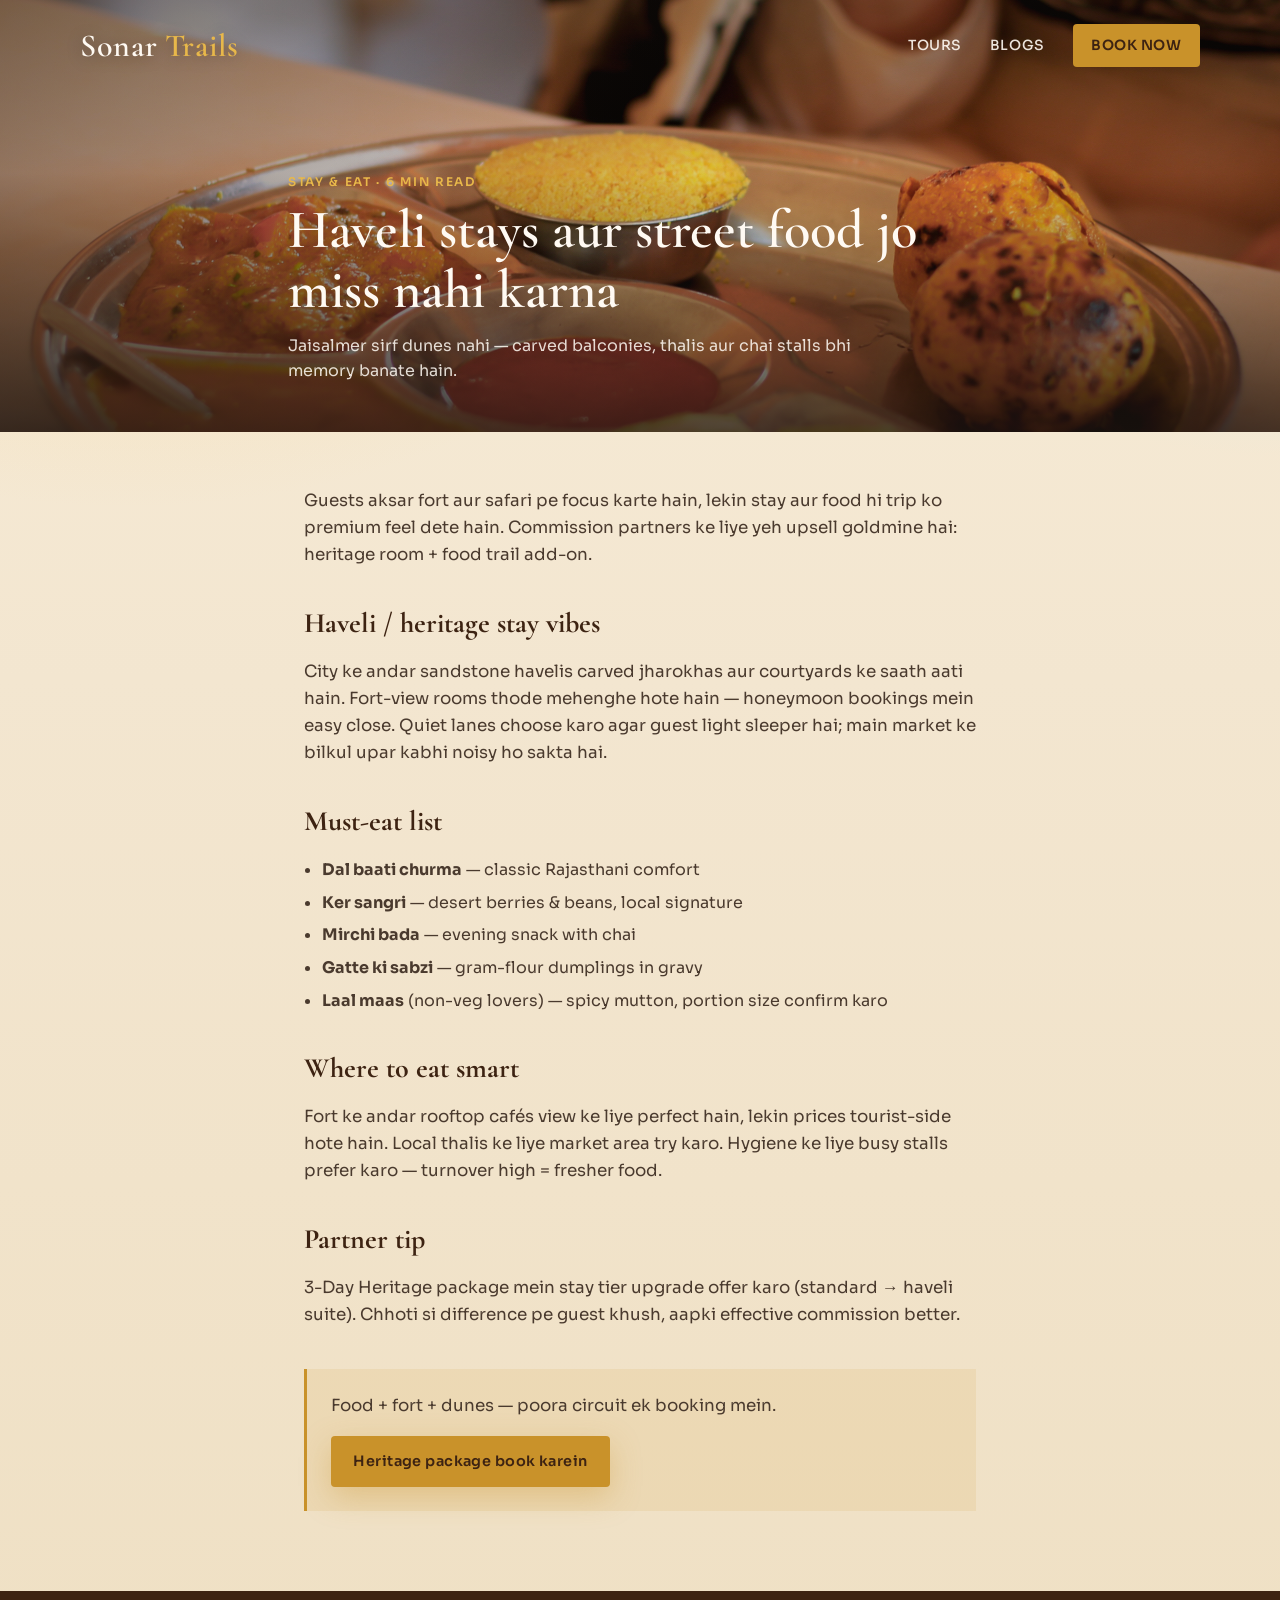
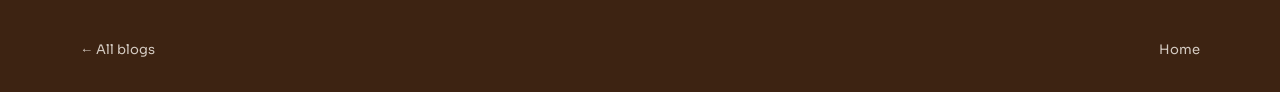
<file: blogs/jaisalmer-food-havelis.html>
<!DOCTYPE html>
<html lang="hi">
<head>
  <meta charset="UTF-8" />
  <meta name="viewport" content="width=device-width, initial-scale=1" />
  <title>Jaisalmer food &amp; haveli stays — Sonar Trails</title>
  <meta name="description" content="Jaisalmer ke best haveli stays aur must-try street food — ker sangri, mirchi bada, dal baati aur fort-view heritage hotels." />
  <link rel="preconnect" href="https://fonts.googleapis.com" />
  <link rel="preconnect" href="https://fonts.gstatic.com" crossorigin />
  <link href="https://fonts.googleapis.com/css2?family=Cormorant+Garamond:ital,wght@0,500;0,600;0,700;1,500&family=Sora:wght@400;500;600;700&display=swap" rel="stylesheet" />
  <link rel="stylesheet" href="../css/styles.css" />
</head>
<body>
  <header class="site-header">
    <div class="container nav">
      <a class="brand" href="../index.html">Sonar <span>Trails</span></a>
      <button class="nav-toggle" type="button" aria-label="Menu" aria-expanded="false">☰</button>
      <nav class="nav-links">
        <a href="../index.html#tours">Tours</a>
        <a href="index.html">Blogs</a>
        <a class="nav-cta" href="../index.html#booking">Book Now</a>
      </nav>
    </div>
  </header>

  <section class="page-hero">
    <div class="hero-media" aria-hidden="true">
      <img src="../assets/blog-food.jpg" alt="Rajasthani thali" />
    </div>
    <div class="container page-hero-content">
      <span class="eyebrow">Stay &amp; eat · 6 min read</span>
      <h1>Haveli stays aur street food jo miss nahi karna</h1>
      <p>Jaisalmer sirf dunes nahi — carved balconies, thalis aur chai stalls bhi memory banate hain.</p>
    </div>
  </section>

  <article class="article">
    <div class="container article-body">
      <p>Guests aksar fort aur safari pe focus karte hain, lekin stay aur food hi trip ko premium feel dete hain. Commission partners ke liye yeh upsell goldmine hai: heritage room + food trail add-on.</p>

      <h2>Haveli / heritage stay vibes</h2>
      <p>City ke andar sandstone havelis carved jharokhas aur courtyards ke saath aati hain. Fort-view rooms thode mehenghe hote hain — honeymoon bookings mein easy close. Quiet lanes choose karo agar guest light sleeper hai; main market ke bilkul upar kabhi noisy ho sakta hai.</p>

      <h2>Must-eat list</h2>
      <ul>
        <li><strong>Dal baati churma</strong> — classic Rajasthani comfort</li>
        <li><strong>Ker sangri</strong> — desert berries &amp; beans, local signature</li>
        <li><strong>Mirchi bada</strong> — evening snack with chai</li>
        <li><strong>Gatte ki sabzi</strong> — gram-flour dumplings in gravy</li>
        <li><strong>Laal maas</strong> (non-veg lovers) — spicy mutton, portion size confirm karo</li>
      </ul>

      <h2>Where to eat smart</h2>
      <p>Fort ke andar rooftop cafés view ke liye perfect hain, lekin prices tourist-side hote hain. Local thalis ke liye market area try karo. Hygiene ke liye busy stalls prefer karo — turnover high = fresher food.</p>

      <h2>Partner tip</h2>
      <p>3-Day Heritage package mein stay tier upgrade offer karo (standard → haveli suite). Chhoti si difference pe guest khush, aapki effective commission better.</p>

      <div class="article-cta">
        <p>Food + fort + dunes — poora circuit ek booking mein.</p>
        <a class="btn btn-primary" href="../index.html#booking">Heritage package book karein</a>
      </div>
    </div>
  </article>

  <footer class="site-footer">
    <div class="container footer-bottom" style="border:0;padding:0">
      <a href="index.html">← All blogs</a>
      <a href="../index.html">Home</a>
    </div>
  </footer>
  <script src="../js/main.js"></script>
</body>
</html>
</file>
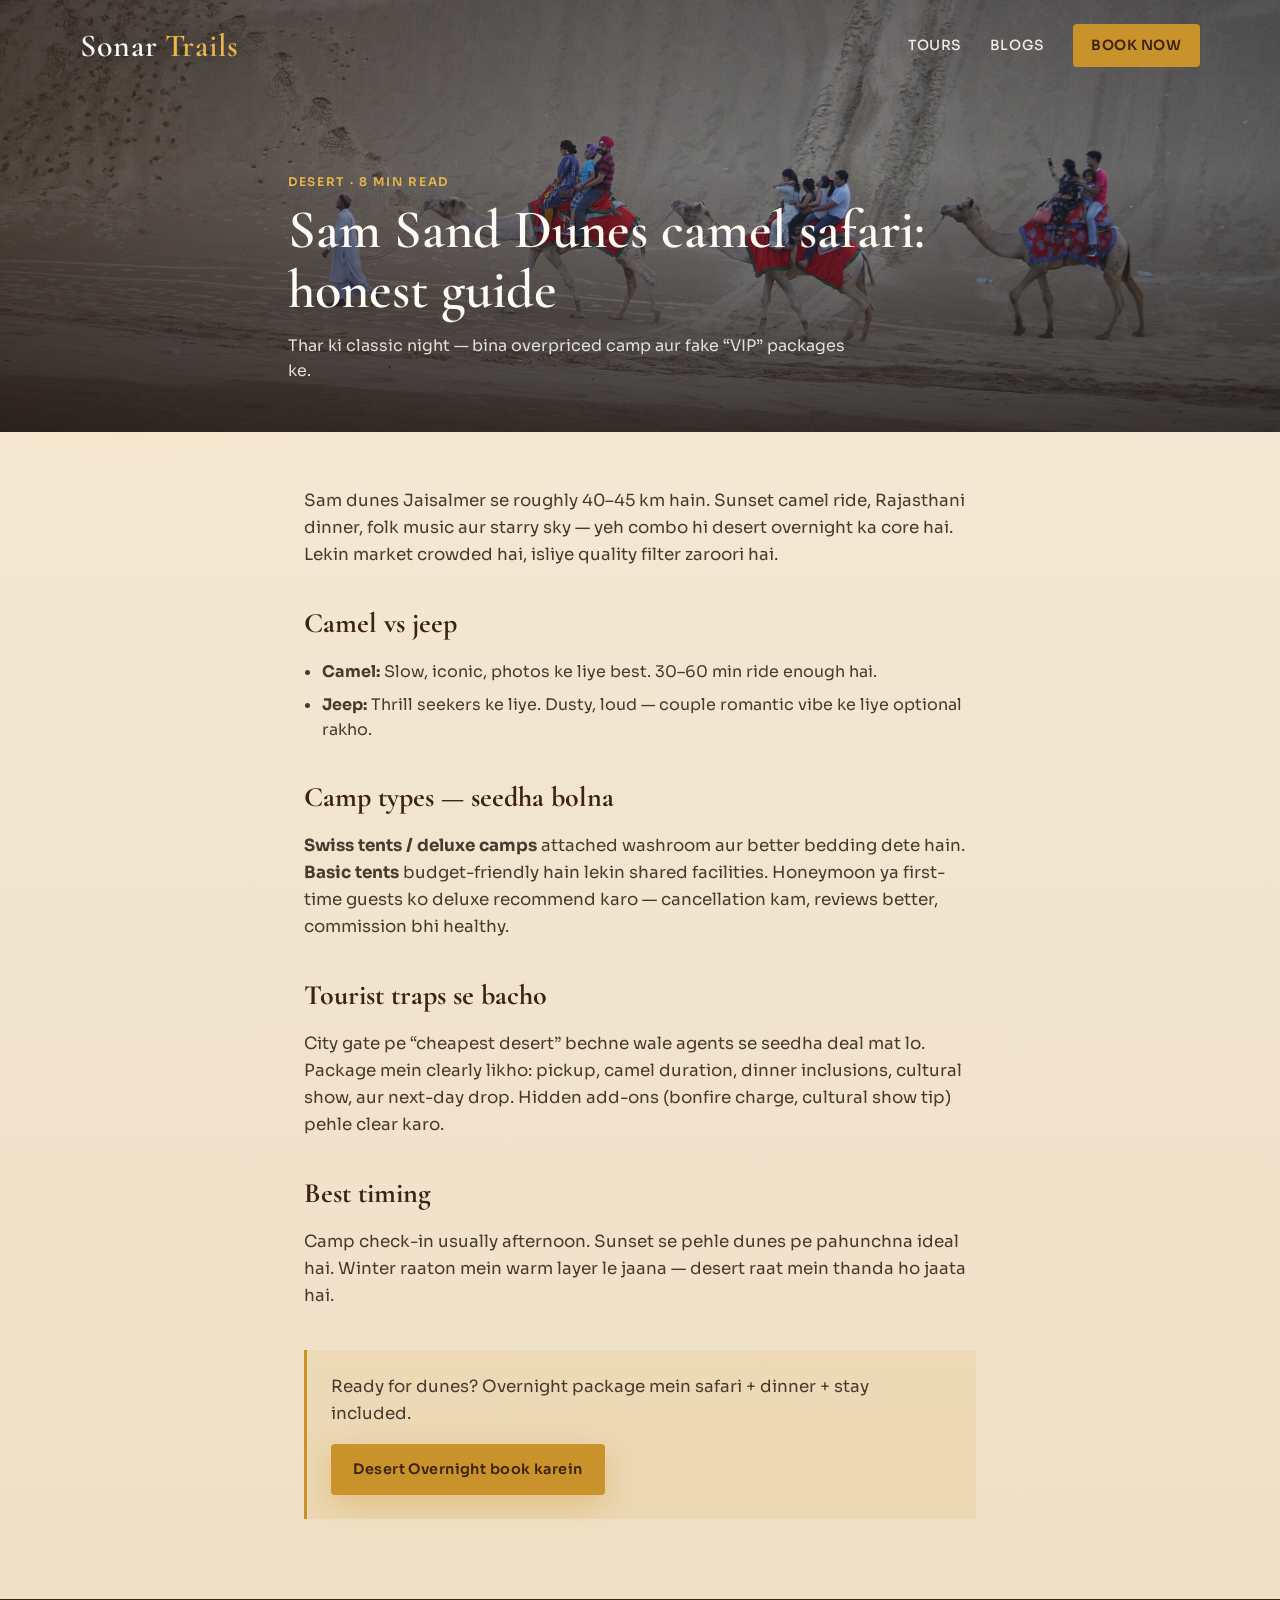
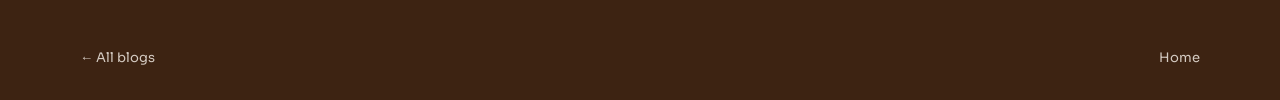
<file: blogs/sam-sand-dunes-safari.html>
<!DOCTYPE html>
<html lang="hi">
<head>
  <meta charset="UTF-8" />
  <meta name="viewport" content="width=device-width, initial-scale=1" />
  <title>Sam Sand Dunes camel safari — honest guide | Sonar Trails</title>
  <meta name="description" content="Sam Sand Dunes camel safari vs jeep, camp types, pricing honesty aur tourist traps — Sonar Trails desert guide." />
  <link rel="preconnect" href="https://fonts.googleapis.com" />
  <link rel="preconnect" href="https://fonts.gstatic.com" crossorigin />
  <link href="https://fonts.googleapis.com/css2?family=Cormorant+Garamond:ital,wght@0,500;0,600;0,700;1,500&family=Sora:wght@400;500;600;700&display=swap" rel="stylesheet" />
  <link rel="stylesheet" href="../css/styles.css" />
</head>
<body>
  <header class="site-header">
    <div class="container nav">
      <a class="brand" href="../index.html">Sonar <span>Trails</span></a>
      <button class="nav-toggle" type="button" aria-label="Menu" aria-expanded="false">☰</button>
      <nav class="nav-links">
        <a href="../index.html#tours">Tours</a>
        <a href="index.html">Blogs</a>
        <a class="nav-cta" href="../index.html#booking">Book Now</a>
      </nav>
    </div>
  </header>

  <section class="page-hero">
    <div class="hero-media" aria-hidden="true">
      <img src="../assets/blog-safari.jpg" alt="Sam sand dunes" />
    </div>
    <div class="container page-hero-content">
      <span class="eyebrow">Desert · 8 min read</span>
      <h1>Sam Sand Dunes camel safari: honest guide</h1>
      <p>Thar ki classic night — bina overpriced camp aur fake “VIP” packages ke.</p>
    </div>
  </section>

  <article class="article">
    <div class="container article-body">
      <p>Sam dunes Jaisalmer se roughly 40–45 km hain. Sunset camel ride, Rajasthani dinner, folk music aur starry sky — yeh combo hi desert overnight ka core hai. Lekin market crowded hai, isliye quality filter zaroori hai.</p>

      <h2>Camel vs jeep</h2>
      <ul>
        <li><strong>Camel:</strong> Slow, iconic, photos ke liye best. 30–60 min ride enough hai.</li>
        <li><strong>Jeep:</strong> Thrill seekers ke liye. Dusty, loud — couple romantic vibe ke liye optional rakho.</li>
      </ul>

      <h2>Camp types — seedha bolna</h2>
      <p><strong>Swiss tents / deluxe camps</strong> attached washroom aur better bedding dete hain. <strong>Basic tents</strong> budget-friendly hain lekin shared facilities. Honeymoon ya first-time guests ko deluxe recommend karo — cancellation kam, reviews better, commission bhi healthy.</p>

      <h2>Tourist traps se bacho</h2>
      <p>City gate pe “cheapest desert” bechne wale agents se seedha deal mat lo. Package mein clearly likho: pickup, camel duration, dinner inclusions, cultural show, aur next-day drop. Hidden add-ons (bonfire charge, cultural show tip) pehle clear karo.</p>

      <h2>Best timing</h2>
      <p>Camp check-in usually afternoon. Sunset se pehle dunes pe pahunchna ideal hai. Winter raaton mein warm layer le jaana — desert raat mein thanda ho jaata hai.</p>

      <div class="article-cta">
        <p>Ready for dunes? Overnight package mein safari + dinner + stay included.</p>
        <a class="btn btn-primary" href="../index.html#booking">Desert Overnight book karein</a>
      </div>
    </div>
  </article>

  <footer class="site-footer">
    <div class="container footer-bottom" style="border:0;padding:0">
      <a href="index.html">← All blogs</a>
      <a href="../index.html">Home</a>
    </div>
  </footer>
  <script src="../js/main.js"></script>
</body>
</html>
</file>
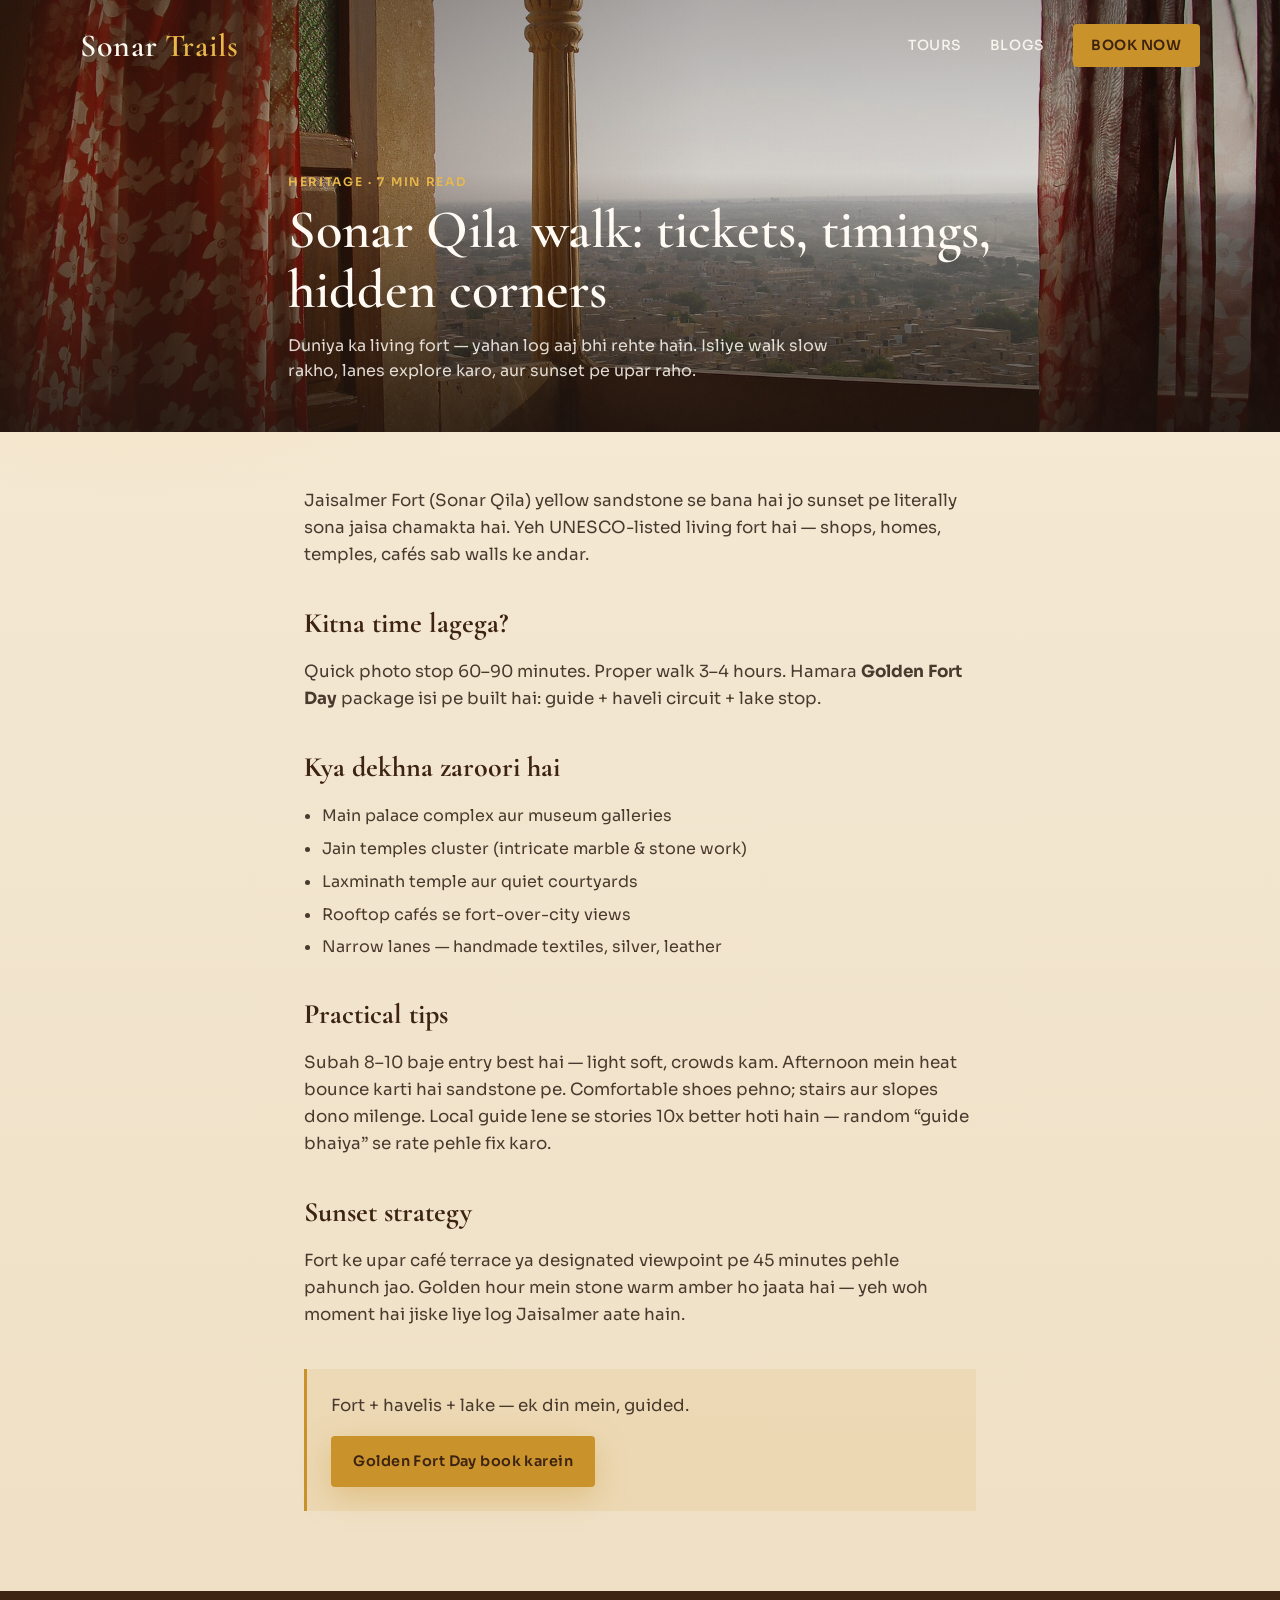
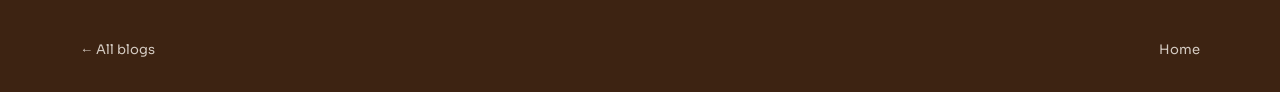
<file: blogs/sonar-qila-guide.html>
<!DOCTYPE html>
<html lang="hi">
<head>
  <meta charset="UTF-8" />
  <meta name="viewport" content="width=device-width, initial-scale=1" />
  <title>Sonar Qila guide — tickets, timings, hidden corners | Sonar Trails</title>
  <meta name="description" content="Jaisalmer Golden Fort (Sonar Qila) ka practical walk guide — tickets, timings, havelis aur sunset spots." />
  <link rel="preconnect" href="https://fonts.googleapis.com" />
  <link rel="preconnect" href="https://fonts.gstatic.com" crossorigin />
  <link href="https://fonts.googleapis.com/css2?family=Cormorant+Garamond:ital,wght@0,500;0,600;0,700;1,500&family=Sora:wght@400;500;600;700&display=swap" rel="stylesheet" />
  <link rel="stylesheet" href="../css/styles.css" />
</head>
<body>
  <header class="site-header">
    <div class="container nav">
      <a class="brand" href="../index.html">Sonar <span>Trails</span></a>
      <button class="nav-toggle" type="button" aria-label="Menu" aria-expanded="false">☰</button>
      <nav class="nav-links">
        <a href="../index.html#tours">Tours</a>
        <a href="index.html">Blogs</a>
        <a class="nav-cta" href="../index.html#booking">Book Now</a>
      </nav>
    </div>
  </header>

  <section class="page-hero">
    <div class="hero-media" aria-hidden="true">
      <img src="../assets/blog-fort.jpg" alt="Sonar Qila lanes" />
    </div>
    <div class="container page-hero-content">
      <span class="eyebrow">Heritage · 7 min read</span>
      <h1>Sonar Qila walk: tickets, timings, hidden corners</h1>
      <p>Duniya ka living fort — yahan log aaj bhi rehte hain. Isliye walk slow rakho, lanes explore karo, aur sunset pe upar raho.</p>
    </div>
  </section>

  <article class="article">
    <div class="container article-body">
      <p>Jaisalmer Fort (Sonar Qila) yellow sandstone se bana hai jo sunset pe literally sona jaisa chamakta hai. Yeh UNESCO-listed living fort hai — shops, homes, temples, cafés sab walls ke andar.</p>

      <h2>Kitna time lagega?</h2>
      <p>Quick photo stop 60–90 minutes. Proper walk 3–4 hours. Hamara <strong>Golden Fort Day</strong> package isi pe built hai: guide + haveli circuit + lake stop.</p>

      <h2>Kya dekhna zaroori hai</h2>
      <ul>
        <li>Main palace complex aur museum galleries</li>
        <li>Jain temples cluster (intricate marble &amp; stone work)</li>
        <li>Laxminath temple aur quiet courtyards</li>
        <li>Rooftop cafés se fort-over-city views</li>
        <li>Narrow lanes — handmade textiles, silver, leather</li>
      </ul>

      <h2>Practical tips</h2>
      <p>Subah 8–10 baje entry best hai — light soft, crowds kam. Afternoon mein heat bounce karti hai sandstone pe. Comfortable shoes pehno; stairs aur slopes dono milenge. Local guide lene se stories 10x better hoti hain — random “guide bhaiya” se rate pehle fix karo.</p>

      <h2>Sunset strategy</h2>
      <p>Fort ke upar café terrace ya designated viewpoint pe 45 minutes pehle pahunch jao. Golden hour mein stone warm amber ho jaata hai — yeh woh moment hai jiske liye log Jaisalmer aate hain.</p>

      <div class="article-cta">
        <p>Fort + havelis + lake — ek din mein, guided.</p>
        <a class="btn btn-primary" href="../index.html#booking">Golden Fort Day book karein</a>
      </div>
    </div>
  </article>

  <footer class="site-footer">
    <div class="container footer-bottom" style="border:0;padding:0">
      <a href="index.html">← All blogs</a>
      <a href="../index.html">Home</a>
    </div>
  </footer>
  <script src="../js/main.js"></script>
</body>
</html>
</file>
<file: css/styles.css>
/* Sonar Trails — Jaisalmer Tour Site */
:root {
  --sand: #f3e6d0;
  --sand-deep: #e2c99a;
  --gold: #c9922a;
  --gold-bright: #e8b84a;
  --fort: #6b3f1f;
  --fort-deep: #3d2312;
  --teal: #1f5c5a;
  --teal-soft: #2a7a76;
  --ink: #1c1410;
  --ink-soft: #4a3a2e;
  --mist: rgba(243, 230, 208, 0.92);
  --white: #fffaf3;
  --shadow: 0 24px 60px rgba(61, 35, 18, 0.18);
  --radius: 4px;
  --font-display: "Cormorant Garamond", Georgia, serif;
  --font-body: "Sora", "Segoe UI", sans-serif;
  --max: 1120px;
}

*,
*::before,
*::after {
  box-sizing: border-box;
  margin: 0;
  padding: 0;
}

html {
  scroll-behavior: smooth;
}

body {
  font-family: var(--font-body);
  color: var(--ink);
  background:
    radial-gradient(ellipse 120% 80% at 10% -10%, #f7d9a0 0%, transparent 50%),
    radial-gradient(ellipse 90% 60% at 100% 0%, #d4e8e4 0%, transparent 45%),
    linear-gradient(180deg, #f8edd8 0%, var(--sand) 40%, #efe0c4 100%);
  line-height: 1.6;
  min-height: 100vh;
  overflow-x: hidden;
}

img {
  max-width: 100%;
  display: block;
}

a {
  color: inherit;
  text-decoration: none;
}

ul {
  list-style: none;
}

button,
input,
select,
textarea {
  font: inherit;
}

.container {
  width: min(100% - 2.5rem, var(--max));
  margin-inline: auto;
}

/* —— Nav —— */
.site-header {
  position: absolute;
  inset: 0 0 auto;
  z-index: 20;
  padding: 1.25rem 0;
}

.nav {
  display: flex;
  align-items: center;
  justify-content: space-between;
  gap: 1rem;
}

.brand {
  font-family: var(--font-display);
  font-size: clamp(1.6rem, 3vw, 2rem);
  font-weight: 600;
  letter-spacing: 0.02em;
  color: var(--white);
  text-shadow: 0 2px 16px rgba(0, 0, 0, 0.35);
}

.brand span {
  color: var(--gold-bright);
}

.nav-links {
  display: flex;
  align-items: center;
  gap: 1.75rem;
}

.nav-links a {
  color: rgba(255, 250, 243, 0.9);
  font-size: 0.875rem;
  font-weight: 500;
  letter-spacing: 0.04em;
  text-transform: uppercase;
  transition: color 0.2s ease;
}

.nav-links a:hover {
  color: var(--gold-bright);
}

.nav-cta {
  background: var(--gold);
  color: var(--fort-deep) !important;
  padding: 0.65rem 1.15rem;
  border-radius: var(--radius);
  font-weight: 600 !important;
}

.nav-cta:hover {
  background: var(--gold-bright);
  color: var(--fort-deep) !important;
}

.nav-toggle {
  display: none;
  background: transparent;
  border: 1px solid rgba(255, 250, 243, 0.4);
  color: var(--white);
  width: 2.5rem;
  height: 2.5rem;
  border-radius: var(--radius);
  cursor: pointer;
}

/* —— Hero —— */
.hero {
  position: relative;
  min-height: 100vh;
  min-height: 100dvh;
  display: grid;
  align-items: end;
  color: var(--white);
  overflow: hidden;
}

.hero-media {
  position: absolute;
  inset: 0;
  z-index: 0;
}

.hero-media img {
  width: 100%;
  height: 100%;
  object-fit: cover;
  object-position: center 35%;
  animation: heroZoom 18s ease-out forwards;
}

@keyframes heroZoom {
  from {
    transform: scale(1.08);
  }
  to {
    transform: scale(1);
  }
}

.hero-media::after {
  content: "";
  position: absolute;
  inset: 0;
  background:
    linear-gradient(180deg, rgba(28, 20, 16, 0.35) 0%, rgba(28, 20, 16, 0.15) 40%, rgba(28, 20, 16, 0.78) 100%),
    linear-gradient(90deg, rgba(61, 35, 18, 0.45) 0%, transparent 55%);
}

.hero-content {
  position: relative;
  z-index: 1;
  padding: 0 0 5.5rem;
  max-width: 36rem;
  animation: riseIn 1s ease-out 0.2s both;
}

@keyframes riseIn {
  from {
    opacity: 0;
    transform: translateY(28px);
  }
  to {
    opacity: 1;
    transform: translateY(0);
  }
}

.hero-brand {
  font-family: var(--font-display);
  font-size: clamp(3.2rem, 9vw, 5.5rem);
  font-weight: 600;
  line-height: 0.95;
  letter-spacing: -0.02em;
  margin-bottom: 1rem;
}

.hero-brand em {
  font-style: italic;
  color: var(--gold-bright);
}

.hero h1 {
  font-family: var(--font-display);
  font-size: clamp(1.35rem, 3vw, 1.85rem);
  font-weight: 500;
  line-height: 1.25;
  margin-bottom: 0.85rem;
  color: rgba(255, 250, 243, 0.95);
}

.hero p {
  font-size: 1rem;
  color: rgba(255, 250, 243, 0.82);
  margin-bottom: 1.75rem;
  max-width: 28rem;
}

.cta-row {
  display: flex;
  flex-wrap: wrap;
  gap: 0.85rem;
}

.btn {
  display: inline-flex;
  align-items: center;
  justify-content: center;
  gap: 0.5rem;
  padding: 0.9rem 1.4rem;
  border-radius: var(--radius);
  border: none;
  cursor: pointer;
  font-weight: 600;
  font-size: 0.9rem;
  letter-spacing: 0.03em;
  transition: transform 0.2s ease, background 0.2s ease, box-shadow 0.2s ease;
}

.btn:hover {
  transform: translateY(-2px);
}

.btn-primary {
  background: var(--gold);
  color: var(--fort-deep);
  box-shadow: 0 10px 30px rgba(201, 146, 42, 0.35);
}

.btn-primary:hover {
  background: var(--gold-bright);
}

.btn-ghost {
  background: transparent;
  color: var(--white);
  border: 1px solid rgba(255, 250, 243, 0.45);
}

.btn-ghost:hover {
  background: rgba(255, 250, 243, 0.1);
}

.btn-teal {
  background: var(--teal);
  color: var(--white);
}

.btn-teal:hover {
  background: var(--teal-soft);
}

/* —— Sections —— */
.section {
  padding: 5rem 0;
}

.section-head {
  max-width: 36rem;
  margin-bottom: 2.75rem;
}

.section-head .eyebrow {
  display: block;
  font-size: 0.75rem;
  font-weight: 600;
  letter-spacing: 0.16em;
  text-transform: uppercase;
  color: var(--teal);
  margin-bottom: 0.65rem;
}

.section-head h2 {
  font-family: var(--font-display);
  font-size: clamp(2rem, 4.5vw, 3rem);
  font-weight: 600;
  line-height: 1.1;
  color: var(--fort-deep);
  margin-bottom: 0.75rem;
}

.section-head p {
  color: var(--ink-soft);
  font-size: 1.02rem;
}

/* —— Tours —— */
.tours-grid {
  display: grid;
  gap: 2rem;
}

.tour {
  display: grid;
  grid-template-columns: minmax(0, 1.1fr) minmax(0, 1fr);
  gap: 0;
  background: transparent;
  border-bottom: 1px solid rgba(107, 63, 31, 0.18);
  padding-bottom: 2rem;
  opacity: 0;
  transform: translateY(24px);
  transition: opacity 0.7s ease, transform 0.7s ease;
}

.tour.is-visible {
  opacity: 1;
  transform: translateY(0);
}

.tour:nth-child(even) {
  direction: rtl;
}

.tour:nth-child(even) > * {
  direction: ltr;
}

.tour-visual {
  min-height: 280px;
  overflow: hidden;
}

.tour-visual img {
  width: 100%;
  height: 100%;
  object-fit: cover;
  transition: transform 0.8s ease;
}

.tour:hover .tour-visual img {
  transform: scale(1.04);
}

.tour-body {
  padding: 1.25rem 0 0 1.75rem;
  display: flex;
  flex-direction: column;
  justify-content: center;
}

.tour:nth-child(even) .tour-body {
  padding: 1.25rem 1.75rem 0 0;
}

.tour-meta {
  font-size: 0.78rem;
  font-weight: 600;
  letter-spacing: 0.1em;
  text-transform: uppercase;
  color: var(--gold);
  margin-bottom: 0.5rem;
}

.tour h3 {
  font-family: var(--font-display);
  font-size: clamp(1.6rem, 3vw, 2.1rem);
  font-weight: 600;
  color: var(--fort-deep);
  margin-bottom: 0.65rem;
  line-height: 1.15;
}

.tour p {
  color: var(--ink-soft);
  margin-bottom: 1.1rem;
}

.tour-price {
  display: flex;
  align-items: baseline;
  gap: 0.65rem;
  margin-bottom: 1.15rem;
  flex-wrap: wrap;
}

.tour-price strong {
  font-family: var(--font-display);
  font-size: 1.75rem;
  color: var(--fort);
}

.tour-price span {
  font-size: 0.85rem;
  color: var(--ink-soft);
}

.commission-tag {
  font-size: 0.78rem;
  color: var(--teal);
  font-weight: 600;
}

/* —— Commission strip —— */
.commission {
  background:
    linear-gradient(135deg, var(--fort-deep) 0%, #5a3218 50%, var(--teal) 100%);
  color: var(--white);
  padding: 3.5rem 0;
  position: relative;
  overflow: hidden;
}

.commission::before {
  content: "";
  position: absolute;
  inset: 0;
  background:
    radial-gradient(circle at 85% 20%, rgba(232, 184, 74, 0.25), transparent 40%),
    radial-gradient(circle at 10% 80%, rgba(42, 122, 118, 0.3), transparent 35%);
  pointer-events: none;
}

.commission .container {
  position: relative;
  display: grid;
  grid-template-columns: 1.4fr 1fr;
  gap: 2.5rem;
  align-items: center;
}

.commission h2 {
  font-family: var(--font-display);
  font-size: clamp(1.9rem, 4vw, 2.6rem);
  font-weight: 600;
  line-height: 1.15;
  margin-bottom: 0.85rem;
}

.commission p {
  color: rgba(255, 250, 243, 0.82);
  margin-bottom: 1.25rem;
}

.rate-list {
  display: grid;
  gap: 0.85rem;
}

.rate-item {
  display: flex;
  justify-content: space-between;
  align-items: center;
  gap: 1rem;
  padding: 0.9rem 0;
  border-bottom: 1px solid rgba(255, 250, 243, 0.18);
  font-size: 0.95rem;
}

.rate-item strong {
  font-family: var(--font-display);
  font-size: 1.35rem;
  color: var(--gold-bright);
}

/* —— Booking —— */
.booking {
  background:
    linear-gradient(180deg, transparent 0%, rgba(226, 201, 154, 0.35) 100%);
}

.booking-layout {
  display: grid;
  grid-template-columns: 1fr 1.15fr;
  gap: 3rem;
  align-items: start;
}

.booking-copy h2 {
  font-family: var(--font-display);
  font-size: clamp(2rem, 4vw, 2.8rem);
  color: var(--fort-deep);
  margin-bottom: 0.85rem;
  line-height: 1.1;
}

.booking-copy p {
  color: var(--ink-soft);
  margin-bottom: 1.5rem;
}

.booking-points {
  display: grid;
  gap: 0.85rem;
}

.booking-points li {
  display: flex;
  gap: 0.75rem;
  align-items: flex-start;
  color: var(--ink-soft);
  font-size: 0.95rem;
}

.booking-points li::before {
  content: "";
  width: 0.55rem;
  height: 0.55rem;
  margin-top: 0.45rem;
  flex-shrink: 0;
  background: var(--gold);
  border-radius: 1px;
}

.booking-form {
  background: var(--white);
  padding: 2rem;
  box-shadow: var(--shadow);
  border: 1px solid rgba(107, 63, 31, 0.1);
}

.form-grid {
  display: grid;
  grid-template-columns: 1fr 1fr;
  gap: 1rem;
}

.field {
  display: grid;
  gap: 0.4rem;
}

.field.full {
  grid-column: 1 / -1;
}

.field label {
  font-size: 0.78rem;
  font-weight: 600;
  letter-spacing: 0.06em;
  text-transform: uppercase;
  color: var(--fort);
}

.field input,
.field select,
.field textarea {
  width: 100%;
  padding: 0.8rem 0.9rem;
  border: 1px solid rgba(107, 63, 31, 0.22);
  background: #fffdf8;
  color: var(--ink);
  border-radius: var(--radius);
  outline: none;
  transition: border-color 0.2s ease, box-shadow 0.2s ease;
}

.field input:focus,
.field select:focus,
.field textarea:focus {
  border-color: var(--teal);
  box-shadow: 0 0 0 3px rgba(31, 92, 90, 0.15);
}

.field textarea {
  min-height: 100px;
  resize: vertical;
}

.form-actions {
  margin-top: 1.25rem;
  display: grid;
  gap: 0.75rem;
}

.form-note {
  font-size: 0.8rem;
  color: var(--ink-soft);
}

.form-success {
  display: none;
  margin-top: 1rem;
  padding: 1rem;
  background: rgba(31, 92, 90, 0.1);
  border-left: 3px solid var(--teal);
  color: var(--teal);
  font-size: 0.92rem;
}

.form-success.show {
  display: block;
  animation: riseIn 0.45s ease;
}

/* —— Blogs —— */
.blogs-grid {
  display: grid;
  grid-template-columns: repeat(2, 1fr);
  gap: 2rem 1.75rem;
}

.blog-feature {
  grid-column: 1 / -1;
  display: grid;
  grid-template-columns: 1.3fr 1fr;
  gap: 1.75rem;
  align-items: center;
  margin-bottom: 0.5rem;
  opacity: 0;
  transform: translateY(20px);
  transition: opacity 0.7s ease, transform 0.7s ease;
}

.blog-feature.is-visible,
.blog-item.is-visible {
  opacity: 1;
  transform: translateY(0);
}

.blog-feature img,
.blog-item img {
  width: 100%;
  height: 100%;
  object-fit: cover;
  min-height: 240px;
  transition: transform 0.7s ease;
}

.blog-feature:hover img,
.blog-item:hover img {
  transform: scale(1.03);
}

.blog-visual {
  overflow: hidden;
}

.blog-tag {
  font-size: 0.72rem;
  font-weight: 600;
  letter-spacing: 0.12em;
  text-transform: uppercase;
  color: var(--teal);
  margin-bottom: 0.5rem;
}

.blog-feature h3,
.blog-item h3 {
  font-family: var(--font-display);
  font-size: clamp(1.35rem, 2.5vw, 1.85rem);
  font-weight: 600;
  color: var(--fort-deep);
  line-height: 1.2;
  margin-bottom: 0.55rem;
}

.blog-feature p,
.blog-item p {
  color: var(--ink-soft);
  font-size: 0.95rem;
  margin-bottom: 0.85rem;
}

.read-link {
  font-size: 0.85rem;
  font-weight: 600;
  color: var(--gold);
  letter-spacing: 0.04em;
}

.read-link:hover {
  color: var(--fort);
}

.blog-item {
  display: grid;
  gap: 0.9rem;
  opacity: 0;
  transform: translateY(20px);
  transition: opacity 0.7s ease, transform 0.7s ease;
}

.blog-item .blog-visual {
  min-height: 180px;
}

/* —— Footer —— */
.site-footer {
  background: var(--fort-deep);
  color: rgba(255, 250, 243, 0.78);
  padding: 3rem 0 2rem;
}

.footer-grid {
  display: grid;
  grid-template-columns: 1.4fr 1fr 1fr;
  gap: 2rem;
  margin-bottom: 2rem;
}

.footer-brand {
  font-family: var(--font-display);
  font-size: 1.85rem;
  color: var(--white);
  margin-bottom: 0.65rem;
}

.footer-brand span {
  color: var(--gold-bright);
}

.site-footer h4 {
  font-size: 0.78rem;
  letter-spacing: 0.12em;
  text-transform: uppercase;
  color: var(--gold-bright);
  margin-bottom: 0.85rem;
}

.site-footer a:hover {
  color: var(--gold-bright);
}

.footer-links {
  display: grid;
  gap: 0.5rem;
  font-size: 0.92rem;
}

.footer-bottom {
  padding-top: 1.5rem;
  border-top: 1px solid rgba(255, 250, 243, 0.12);
  font-size: 0.82rem;
  display: flex;
  justify-content: space-between;
  gap: 1rem;
  flex-wrap: wrap;
}

/* —— Blog pages —— */
.page-hero {
  position: relative;
  min-height: 48vh;
  display: grid;
  align-items: end;
  color: var(--white);
  overflow: hidden;
}

.page-hero .hero-media img {
  animation: none;
}

.page-hero-content {
  position: relative;
  z-index: 1;
  padding: 0 0 3rem;
  max-width: 44rem;
  animation: riseIn 0.8s ease both;
}

.page-hero .eyebrow {
  color: var(--gold-bright);
  margin-bottom: 0.65rem;
  display: block;
  font-size: 0.75rem;
  font-weight: 600;
  letter-spacing: 0.14em;
  text-transform: uppercase;
}

.page-hero h1 {
  font-family: var(--font-display);
  font-size: clamp(2.2rem, 5vw, 3.4rem);
  font-weight: 600;
  line-height: 1.1;
  margin-bottom: 0.75rem;
}

.page-hero p {
  color: rgba(255, 250, 243, 0.85);
  max-width: 36rem;
}

.article {
  padding: 3.5rem 0 5rem;
}

.article-body {
  max-width: 42rem;
  margin: 0 auto;
}

.article-body p {
  margin-bottom: 1.25rem;
  color: var(--ink-soft);
  font-size: 1.05rem;
}

.article-body h2 {
  font-family: var(--font-display);
  font-size: 1.75rem;
  color: var(--fort-deep);
  margin: 2rem 0 0.85rem;
}

.article-body ul {
  margin: 0 0 1.25rem 1.1rem;
  list-style: disc;
  color: var(--ink-soft);
}

.article-body li {
  margin-bottom: 0.45rem;
}

.article-cta {
  margin-top: 2.5rem;
  padding: 1.5rem;
  background: rgba(201, 146, 42, 0.12);
  border-left: 3px solid var(--gold);
}

.article-cta p {
  margin-bottom: 1rem;
}

.blog-index-list {
  display: grid;
  gap: 2rem;
}

.blog-index-item {
  display: grid;
  grid-template-columns: 280px 1fr;
  gap: 1.5rem;
  align-items: center;
  padding-bottom: 2rem;
  border-bottom: 1px solid rgba(107, 63, 31, 0.15);
}

.blog-index-item img {
  width: 100%;
  height: 180px;
  object-fit: cover;
}

.inner-header .brand,
.inner-header .nav-links a {
  color: var(--fort-deep);
  text-shadow: none;
}

.inner-header .nav-links a:hover {
  color: var(--gold);
}

.inner-header .nav-cta {
  color: var(--fort-deep) !important;
}

.inner-header {
  position: relative;
  background: transparent;
  padding: 1.25rem 0;
}

/* —— Responsive —— */
@media (max-width: 900px) {
  .tour,
  .tour:nth-child(even),
  .blog-feature,
  .commission .container,
  .booking-layout,
  .footer-grid,
  .blog-index-item {
    grid-template-columns: 1fr;
    direction: ltr;
  }

  .tour-body,
  .tour:nth-child(even) .tour-body {
    padding: 1.25rem 0 0;
  }

  .blogs-grid {
    grid-template-columns: 1fr;
  }

  .nav-toggle {
    display: grid;
    place-items: center;
  }

  .nav-links {
    position: absolute;
    top: 100%;
    right: 1.25rem;
    left: 1.25rem;
    background: var(--fort-deep);
    padding: 1.25rem;
    display: none;
    flex-direction: column;
    align-items: flex-start;
    gap: 1rem;
    box-shadow: var(--shadow);
  }

  .nav-links.open {
    display: flex;
  }

  .inner-header .nav-links a {
    color: var(--white);
  }
}

@media (max-width: 640px) {
  .form-grid {
    grid-template-columns: 1fr;
  }

  .hero-content {
    padding-bottom: 4rem;
  }

  .section {
    padding: 3.5rem 0;
  }
}
</file>
